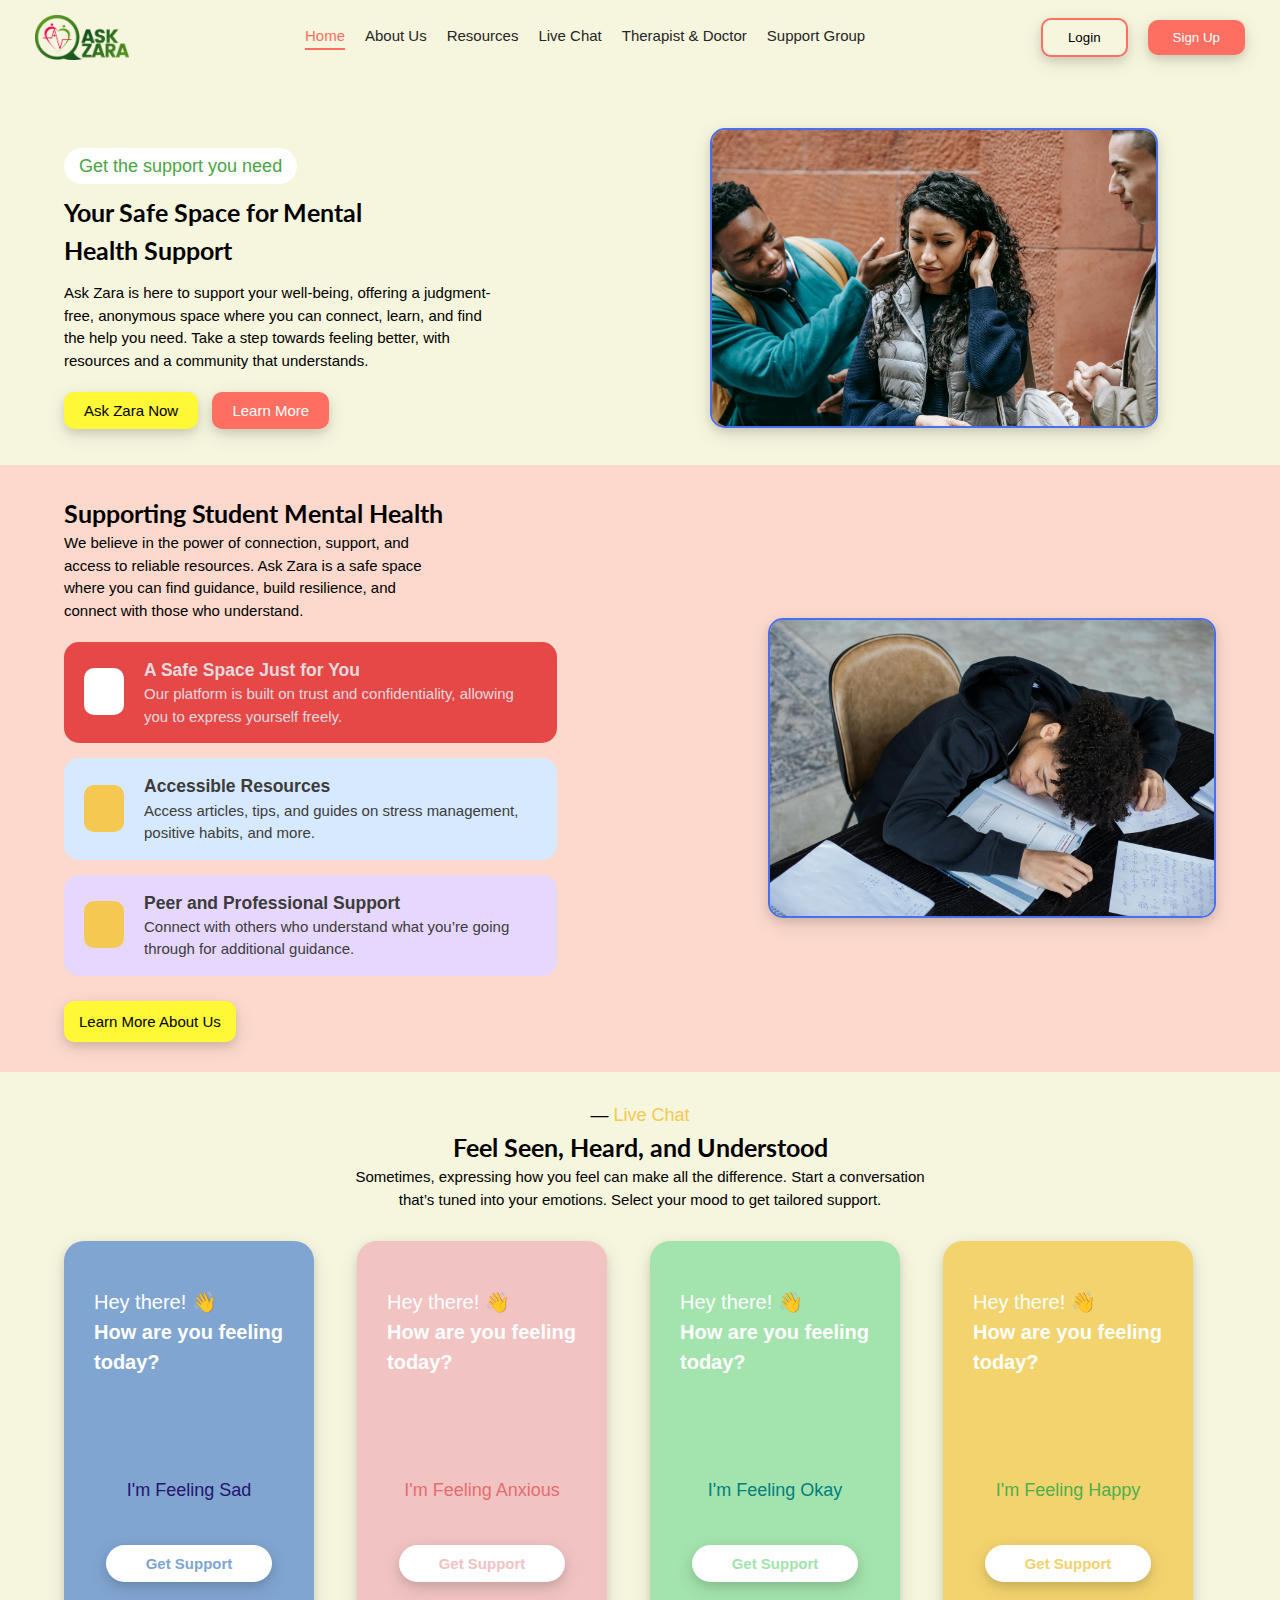
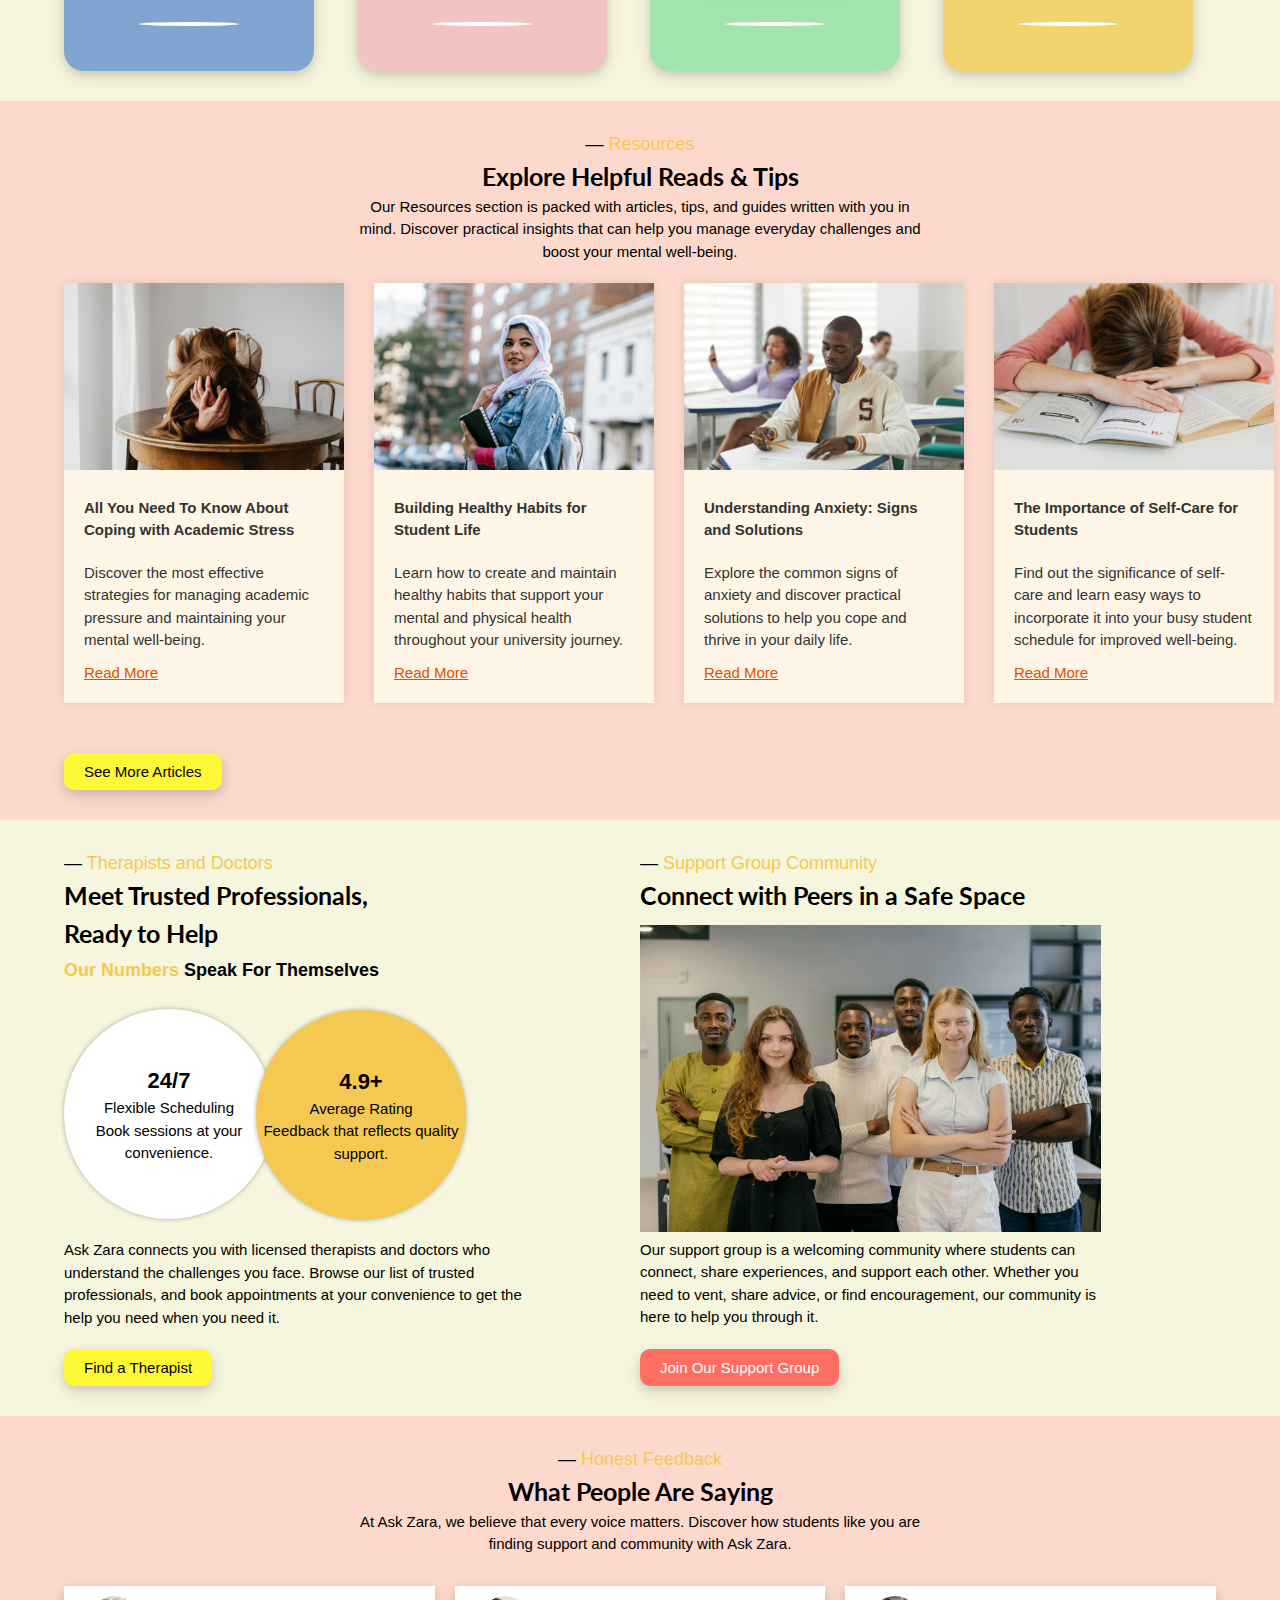
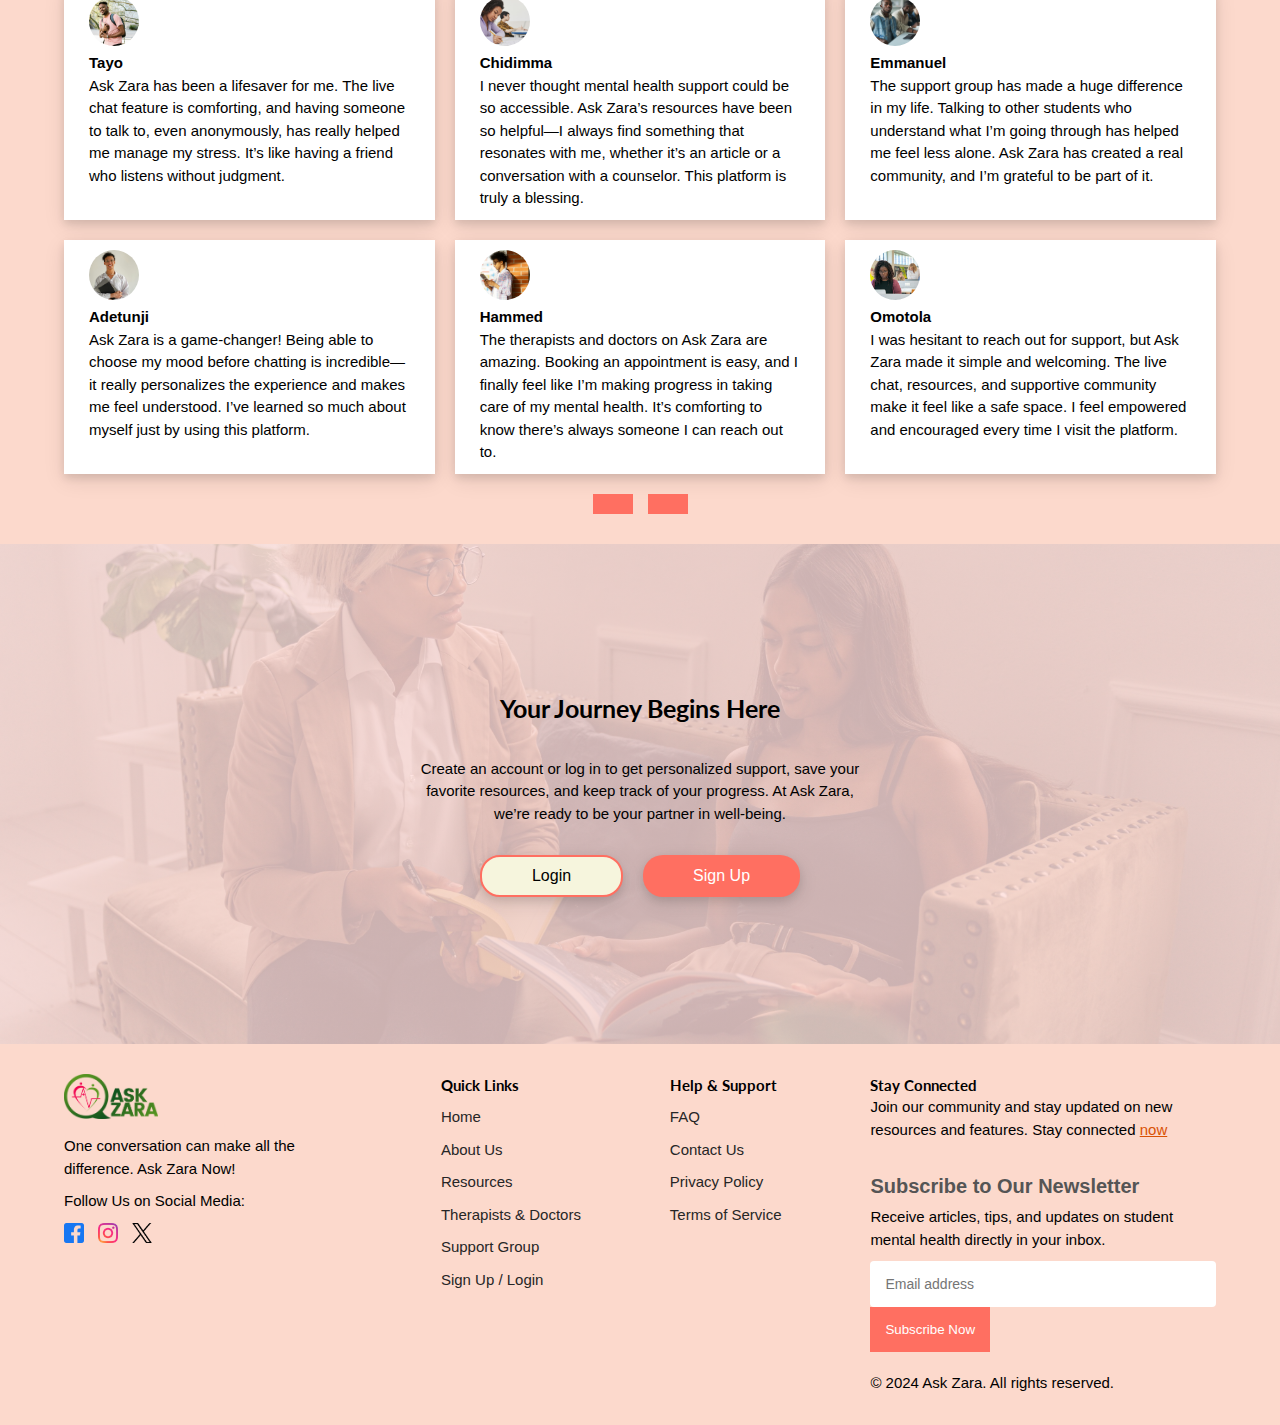
<file: index.html>
<!DOCTYPE html>
<html lang="en">
  <head>
    <meta charset="UTF-8" />
    <meta name="viewport" content="width=device-width, initial-scale=1.0" />
    <link rel="preconnect" href="https://fonts.googleapis.com" />
    <link rel="preconnect" href="https://fonts.gstatic.com" crossorigin />
    <link
      href="https://fonts.googleapis.com/css2?family=Lato:ital,wght@0,100;0,300;0,400;0,700;0,900;1,100;1,300;1,400;1,700;1,900&display=swap"
      rel="stylesheet"
    />
    <link
      rel="stylesheet"
      href="https://cdnjs.cloudflare.com/ajax/libs/font-awesome/6.6.0/css/all.min.css"
      integrity="sha512-Kc323vGBEqzTmouAECnVceyQqyqdsSiqLQISBL29aUW4U/M7pSPA/gEUZQqv1cwx4OnYxTxve5UMg5GT6L4JJg=="
      crossorigin="anonymous"
      referrerpolicy="no-referrer"
    />
    <link rel="stylesheet" href="askzaraa.css" />
    <title>Ask Zara | Find Support, Find Balance</title>
  </head>
  <body>
    <div class="menu-btn">
      <i class="fa-solid fa-bars fa-2x"></i>
    </div>
    <!-- Nav -->
    <nav class="main-nav">
      <img class="askzara-logo" href="#" src="./assets/askzaralogo.png" />
      <ul class="main-menu">
        <li class="home"><a href="#">Home</a></li>
        <li><a href="#">About Us</a></li>
        <li><a href="#">Resources</a></li>
        <li><a href="#">Live Chat</a></li>
        <li><a href="#">Therapist & Doctor</a></li>
        <li><a href="#">Support Group</a></li>
      </ul>
      <ul class="right-menu">
        <button class="login" href="#">Login</button>
        <button class="sign-up" href="#">Sign Up</button>
      </ul>
    </nav>
    <div class="container">
      <!-- Home Page -->
      <section class="home-page">
        <!-- Hero -->
        <div class="hero">
          <div class="hero-content">
            <span
              ><i class="fa-solid fa-heart-circle-check"></i> Get the support
              you need</span
            >
            <h2>Your Safe Space for Mental Health Support</h2>
            <p>
              Ask Zara is here to support your well-being, offering a
              judgment-free, anonymous space where you can connect, learn, and
              find the help you need. Take a step towards feeling better, with
              resources and a community that understands.
            </p>
            <button>
              Ask Zara Now <i class="fa-solid fa-angle-right"></i>
            </button>
            <button class="learn-more-btn">
              Learn More <i class="fa-solid fa-angle-right"></i>
            </button>
          </div>
          <div class="hero-image">
            <img class="hero-img1" src="./assets/image1.jpg" />
          </div>
        </div>
        <!-- Supporting Student -->
        <div class="supporting-student">
          <div class="supporting-student-content">
            <div>
              <div class="supporting-student-content-heading">
                <h3>Supporting Student Mental Health</h3>
                <p>
                  We believe in the power of connection, support, and access to
                  reliable resources. Ask Zara is a safe space where you can
                  find guidance, build resilience, and connect with those who
                  understand.
                </p>
              </div>
              <div class="supporting-student-content-card">
                <div class="supporting-student-content-card-design1">
                  <div><i class="fa-solid fa-shield-heart fa-2x"></i></div>
                  <div>
                    <h3>A Safe Space Just for You</h3>
                    <p>
                      Our platform is built on trust and confidentiality,
                      allowing you to express yourself freely.
                    </p>
                  </div>
                </div>
                <div class="supporting-student-content-card-design2">
                  <div><i class="fa-solid fa-circle-check fa-2x"></i></div>
                  <div>
                    <h3>Accessible Resources</h3>
                    <p>
                      Access articles, tips, and guides on stress management,
                      positive habits, and more.
                    </p>
                  </div>
                </div>
                <div class="supporting-student-content-card-design3">
                  <div><i class="fa-solid fa-user-group fa-2x"></i></div>
                  <div>
                    <h3>Peer and Professional Support</h3>
                    <p>
                      Connect with others who understand what you’re going
                      through for additional guidance.
                    </p>
                  </div>
                </div>
                <button>
                  Learn More About Us <i class="fa-solid fa-angle-right"></i>
                </button>
              </div>
            </div>
            <div class="supporting-student-image">
              <img src="./assets/image2.jpg" />
            </div>
          </div>
        </div>
        <!-- Home Page Live Chat -->
        <div class="home-page-live-chat">
          <div class="home-page-live-chat-container">
            <div class="home-page-live-chat-heading">
              <span><span class="dash">—</span> Live Chat</span>
              <h3>Feel Seen, Heard, and Understood</h3>
              <p>
                Sometimes, expressing how you feel can make all the difference.
                Start a conversation that’s tuned into your emotions. Select
                your mood to get tailored support.
              </p>
            </div>
            <div class="home-page-live-chat-mood">
              <div class="mood">
                <div class="sad mood-card">
                  <div>
                    <p class="hey-there">Hey there! 👋</p>
                    <h4>How are you feeling today?</h4>
                  </div>
                  <i class="fa-solid fa-face-frown"></i>
                  <span>I'm Feeling Sad</span>
                  <button>Get Support</button>
                  <hr />
                </div>
              </div>
              <div class="mood">
                <div class="anxious mood-card">
                  <div>
                    <p class="hey-there">Hey there! 👋</p>
                    <h4>How are you feeling today?</h4>
                  </div>
                  <i class="fa-solid fa-face-frown-open"></i>
                  <span>I'm Feeling Anxious</span>
                  <button>Get Support</button>
                  <hr />
                </div>
              </div>
              <div class="mood">
                <div class="okay mood-card">
                  <div>
                    <p class="hey-there">Hey there! 👋</p>
                    <h4>How are you feeling today?</h4>
                  </div>
                  <i class="fa-solid fa-face-smile-beam"></i>
                  <span>I'm Feeling Okay</span>
                  <button>Get Support</button>
                  <hr />
                </div>
              </div>
              <div class="mood">
                <div class="happy mood-card">
                  <div>
                    <p class="hey-there">Hey there! 👋</p>
                    <h4>How are you feeling today?</h4>
                  </div>
                  <i class="fa-solid fa-face-smile"></i>
                  <span>I'm Feeling Happy</span>
                  <button>Get Support</button>
                  <hr />
                </div>
              </div>
            </div>
          </div>
        </div>
        <!-- Home Page Resources -->
        <div class="home-page-resources">
          <div class="home-page-resources-content">
            <div class="home-page-resources-heading">
              <span><span class="dash">—</span> Resources</span>
              <h3>Explore Helpful Reads & Tips</h3>
              <p>
                Our Resources section is packed with articles, tips, and guides
                written with you in mind. Discover practical insights that can
                help you manage everyday challenges and boost your mental
                well-being.
              </p>
            </div>
            <div class="home-page-resources-featured-article-container">
              <div class="home-page-resources-featured-article">
                <img src="./assets/stress.jpg" />
                <div class="home-page-resources-featured-article-meta">
                  <h4>
                    All You Need To Know About Coping with Academic Stress
                  </h4>
                  <p>
                    Discover the most effective strategies for managing academic
                    pressure and maintaining your mental well-being.
                  </p>
                  <a href="#">Read More</a>
                </div>
              </div>
              <div class="home-page-resources-featured-article">
                <img src="./assets/habit.jpg" />
                <div class="home-page-resources-featured-article-meta">
                  <h4>Building Healthy Habits for Student Life</h4>
                  <p>
                    Learn how to create and maintain healthy habits that support
                    your mental and physical health throughout your university
                    journey.
                  </p>
                  <a href="#">Read More</a>
                </div>
              </div>
              <div class="home-page-resources-featured-article">
                <img src="./assets/anxiety.jpg" />
                <div class="home-page-resources-featured-article-meta">
                  <h4>Understanding Anxiety: Signs and Solutions</h4>
                  <p>
                    Explore the common signs of anxiety and discover practical
                    solutions to help you cope and thrive in your daily life.
                  </p>
                  <a href="#">Read More</a>
                </div>
              </div>
              <div class="home-page-resources-featured-article">
                <img src="./assets/selfcare.jpg" />
                <div class="home-page-resources-featured-article-meta">
                  <h4>The Importance of Self-Care for Students</h4>
                  <p>
                    Find out the significance of self-care and learn easy ways
                    to incorporate it into your busy student schedule for
                    improved well-being.
                  </p>
                  <a href="#">Read More</a>
                </div>
              </div>
            </div>
            <div class="home-page-resources-see-more-articles">
              <button>
                See More Articles <i class="fa-solid fa-angle-right"></i>
              </button>
            </div>
          </div>
        </div>
        <!-- Home Page Therapists and Doctors -->
        <div class="home-page-therapists-and-support-container">
          <div class="home-page-therapists-and-support">
            <div class="home-page-therapists-container">
              <div class="home-page-therapists-heading">
                <span><span class="dash">—</span> Therapists and Doctors</span>
                <h3>Meet Trusted Professionals, Ready to Help</h3>
              </div>

              <div class="home-page-therapists-stats">
                <h4><span>Our Numbers</span> Speak For Themselves</h4>
                <div class="circle circle1">
                  <h5>24/7</h5>
                  <p>Flexible Scheduling</p>
                  <p>Book sessions at your convenience.</p>
                </div>
                <div class="circle circle2">
                  <h5>4.9+</h5>
                  <p>Average Rating</p>
                  <p>Feedback that reflects quality support.</p>
                </div>
              </div>
              <div class="home-page-therapists-content">
                <p>
                  Ask Zara connects you with licensed therapists and doctors who
                  understand the challenges you face. Browse our list of trusted
                  professionals, and book appointments at your convenience to
                  get the help you need when you need it.
                </p>
                <button>
                  Find a Therapist <i class="fa-solid fa-angle-right"></i>
                </button>
              </div>
            </div>
            <div class="home-page-support-group-container">
              <div class="home-page-support-group-heading">
                <span><span class="dash">—</span> Support Group Community</span>
                <h3>Connect with Peers in a Safe Space</h3>
              </div>
              <div class="home-page-support-group-content">
                <img src="./assets/support-group.jpg" />
                <p>
                  Our support group is a welcoming community where students can
                  connect, share experiences, and support each other. Whether
                  you need to vent, share advice, or find encouragement, our
                  community is here to help you through it.
                </p>
                <button>
                  Join Our Support Group <i class="fa-solid fa-angle-right"></i>
                </button>
              </div>
            </div>
          </div>
        </div>
        <!-- What People Are Saying -->
        <div class="what-people-are-saying">
          <div class="what-people-are-saying-content">
            <div class="what-people-are-saying-heading">
              <span><span class="dash">—</span> Honest Feedback</span>
              <h3>What People Are Saying</h3>
              <p>
                At Ask Zara, we believe that every voice matters. Discover how
                students like you are finding support and community with Ask
                Zara.
              </p>
            </div>
            <div class="what-people-are-saying-card">
              <div class="what-people-are-saying-review">
                <img src="./assets/review1.jpg" />
                <h4>Tayo</h4>
                <div class="what-people-are-saying-star">
                  <i class="fa-solid fa-star"></i>
                  <i class="fa-solid fa-star"></i>
                  <i class="fa-solid fa-star"></i>
                  <i class="fa-solid fa-star"></i>
                  <i class="fa-solid fa-star"></i>
                </div>
                <p>
                  Ask Zara has been a lifesaver for me. The live chat feature is
                  comforting, and having someone to talk to, even anonymously,
                  has really helped me manage my stress. It’s like having a
                  friend who listens without judgment.
                </p>
              </div>
              <div class="what-people-are-saying-review">
                <img src="./assets/review3.jpg" />
                <h4>Chidimma</h4>
                <div class="what-people-are-saying-star">
                  <i class="fa-solid fa-star"></i>
                  <i class="fa-solid fa-star"></i>
                  <i class="fa-solid fa-star"></i>
                  <i class="fa-solid fa-star"></i>
                  <i class="fa-solid fa-star f-white"></i>
                </div>
                <p>
                  I never thought mental health support could be so accessible.
                  Ask Zara’s resources have been so helpful—I always find
                  something that resonates with me, whether it’s an article or a
                  conversation with a counselor. This platform is truly a
                  blessing.
                </p>
              </div>
              <div class="what-people-are-saying-review">
                <img src="./assets/review2.jpg" />
                <h4>Emmanuel</h4>
                <div class="what-people-are-saying-star">
                  <i class="fa-solid fa-star"></i>
                  <i class="fa-solid fa-star"></i>
                  <i class="fa-solid fa-star"></i>
                  <i class="fa-solid fa-star"></i>
                  <i class="fa-solid fa-star"></i>
                </div>
                <p>
                  The support group has made a huge difference in my life.
                  Talking to other students who understand what I’m going
                  through has helped me feel less alone. Ask Zara has created a
                  real community, and I’m grateful to be part of it.
                </p>
              </div>
              <div class="what-people-are-saying-review">
                <img src="./assets/review4.jpg" />
                <h4>Adetunji</h4>
                <div class="what-people-are-saying-star">
                  <i class="fa-solid fa-star"></i>
                  <i class="fa-solid fa-star"></i>
                  <i class="fa-solid fa-star"></i>
                  <i class="fa-solid fa-star"></i>
                  <i class="fa-solid fa-star f-white"></i>
                </div>
                <p>
                  Ask Zara is a game-changer! Being able to choose my mood
                  before chatting is incredible—it really personalizes the
                  experience and makes me feel understood. I’ve learned so much
                  about myself just by using this platform.
                </p>
              </div>
              <div class="what-people-are-saying-review">
                <img src="./assets/review6.jpg" />
                <h4>Hammed</h4>
                <div class="what-people-are-saying-star">
                  <i class="fa-solid fa-star"></i>
                  <i class="fa-solid fa-star"></i>
                  <i class="fa-solid fa-star"></i>
                  <i class="fa-solid fa-star"></i>
                  <i class="fa-solid fa-star"></i>
                </div>
                <p>
                  The therapists and doctors on Ask Zara are amazing. Booking an
                  appointment is easy, and I finally feel like I’m making
                  progress in taking care of my mental health. It’s comforting
                  to know there’s always someone I can reach out to.
                </p>
              </div>
              <div class="what-people-are-saying-review">
                <img src="./assets/review5.jpg" />
                <h4>Omotola</h4>
                <div class="what-people-are-saying-star">
                  <i class="fa-solid fa-star"></i>
                  <i class="fa-solid fa-star"></i>
                  <i class="fa-solid fa-star"></i>
                  <i class="fa-solid fa-star"></i>
                  <i class="fa-solid fa-star"></i>
                </div>
                <p>
                  I was hesitant to reach out for support, but Ask Zara made it
                  simple and welcoming. The live chat, resources, and supportive
                  community make it feel like a safe space. I feel empowered and
                  encouraged every time I visit the platform.
                </p>
              </div>
            </div>
            <div class="what-people-are-saying-review-arrow">
              <i class="fa-solid fa-arrow-left"></i>
              <i class="fa-solid fa-arrow-right"></i>
            </div>
          </div>
        </div>
        <!-- Homepage Sign Up / Login -->
        <div class="home-page-signup-login">
          <div class="home-page-signup-login-content">
            <h3>Your Journey Begins Here</h3>
            <p>
              Create an account or log in to get personalized support, save your
              favorite resources, and keep track of your progress. At Ask Zara,
              we’re ready to be your partner in well-being.
            </p>
            <div class="home-page-signup-login-button">
              <button class="home-page-login-button">Login</button>
              <button class="home-page-sign-up-button">Sign Up</button>
            </div>
          </div>
        </div>
        <!-- Footer -->
        <footer class="footer">
          <div class="footer-inner">
            <div class="footer-quote">
              <img
                class="askzara-logo"
                href="#"
                src="./assets/askzaralogo.png"
              />
              <p>One conversation can make all the difference. Ask Zara Now!</p>
              <div class="follow-us">
                <p>Follow Us on Social Media:</p>
                <a href="https://facebook.com">
                  <img src="./assets/facebooklogo.png" alt="Facebook" />
                </a>
                <a href="https://linkedin.com">
                  <img src="./assets/instalogo.png" alt="Linkedin" />
                </a>
                <a href="https://twitter.com">
                  <img src="./assets/xtwitter.png" alt="X" />
                </a>
              </div>
            </div>
            <ul>
              <li><h4>Quick Links</h4></li>
              <li><a href="#">Home</a></li>
              <li><a href="#">About Us</a></li>
              <li><a href="#">Resources</a></li>
              <li><a href="#">Therapists & Doctors</a></li>
              <li><a href="#">Support Group</a></li>
              <li><a href="#">Sign Up / Login</a></li>
            </ul>
            <ul>
              <li><h4>Help & Support</h4></li>
              <li><a href="#">FAQ</a></li>
              <li><a href="#">Contact Us</a></li>
              <li><a href="#">Privacy Policy</a></li>
              <li><a href="#">Terms of Service</a></li>
            </ul>
            <div class="footer-stay-connected">
              <div class="stay-connected">
                <h4>Stay Connected</h4>
                <p>
                  Join our community and stay updated on new resources and
                  features. Stay connected <a href="#">now</a>
                </p>
              </div>
              <div class="newsletter">
                <label>Subscribe to Our Newsletter</label>
                <p>
                  Receive articles, tips, and updates on student mental health
                  directly in your inbox.
                </p>
                <div>
                  <input type="text" placeholder="Email address" />
                  <button>Subscribe Now</button>
                </div>
              </div>
              <p class="copyright">© 2024 Ask Zara. All rights reserved.</p>
            </div>
          </div>
        </footer>
      </section>
    </div>
    <script src="askzara.js"></script>
  </body>
</html>
</file>
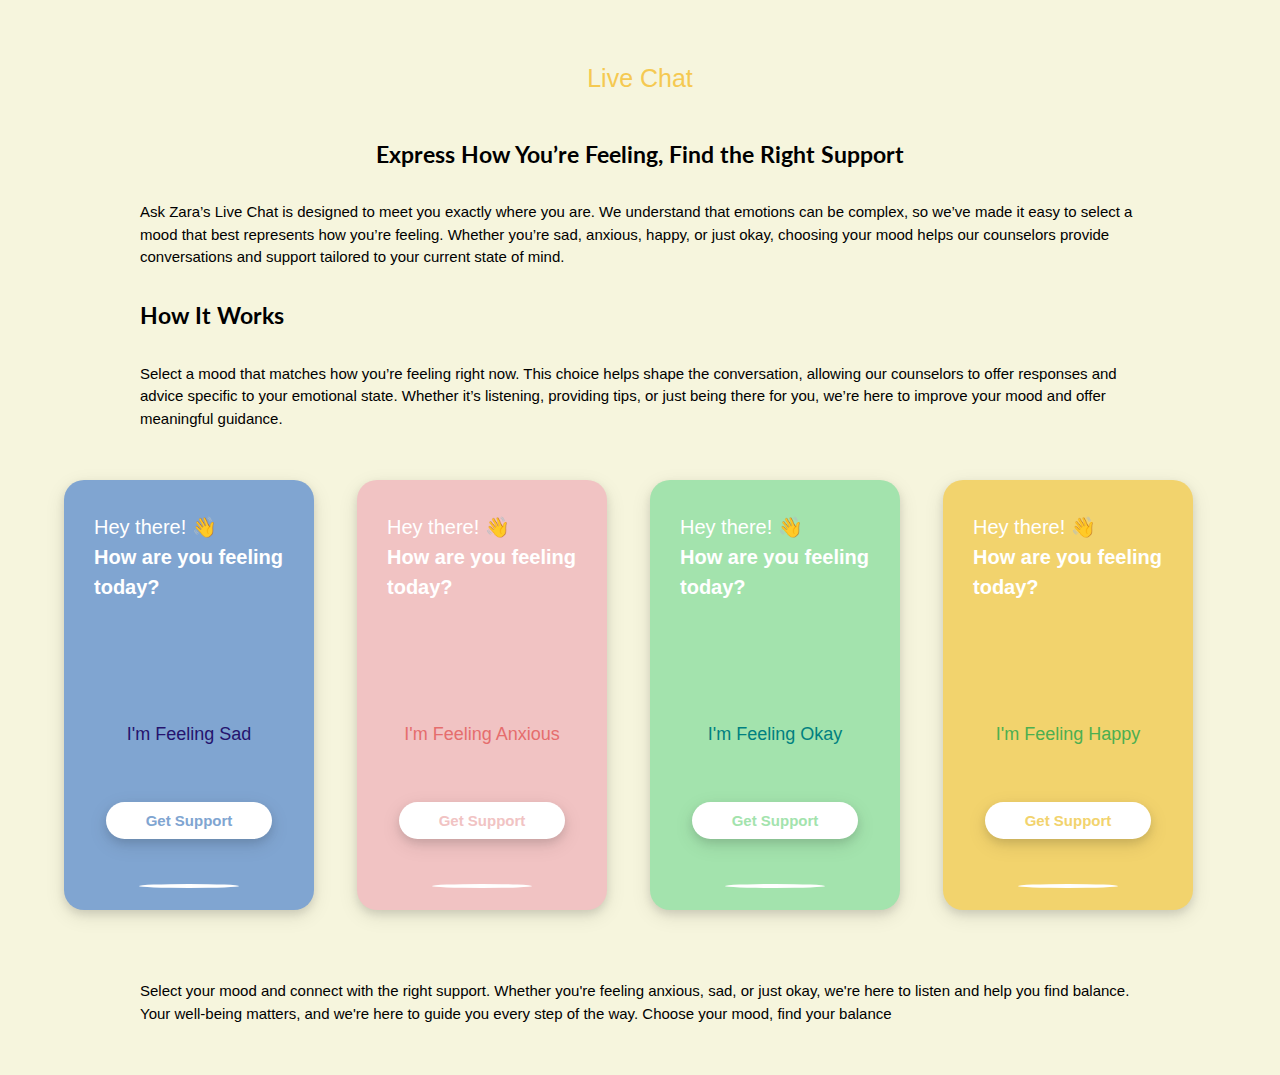
<file: livechat.html>
<!DOCTYPE html>
<html lang="en">
  <head>
    <meta charset="UTF-8" />
    <meta name="viewport" content="width=device-width, initial-scale=1.0" />
    <link rel="preconnect" href="https://fonts.googleapis.com" />
    <link rel="preconnect" href="https://fonts.gstatic.com" crossorigin />
    <link
      href="https://fonts.googleapis.com/css2?family=Lato:ital,wght@0,100;0,300;0,400;0,700;0,900;1,100;1,300;1,400;1,700;1,900&display=swap"
      rel="stylesheet"
    />
    <link
      rel="stylesheet"
      href="https://cdnjs.cloudflare.com/ajax/libs/font-awesome/6.6.0/css/all.min.css"
      integrity="sha512-Kc323vGBEqzTmouAECnVceyQqyqdsSiqLQISBL29aUW4U/M7pSPA/gEUZQqv1cwx4OnYxTxve5UMg5GT6L4JJg=="
      crossorigin="anonymous"
      referrerpolicy="no-referrer"
    />
    <link rel="stylesheet" href="askzaraa.css" />
    <title>Live Chat</title>
  </head>
  <body>
    <!-- Live Chat -->
    <section class="live-chat-container">
      <div class="live-chat-heading">
        <span>Live Chat</span>
        <h2>Express How You’re Feeling, Find the Right Support</h2>
        <p>
          Ask Zara’s Live Chat is designed to meet you exactly where you are. We
          understand that emotions can be complex, so we’ve made it easy to
          select a mood that best represents how you’re feeling. Whether you’re
          sad, anxious, happy, or just okay, choosing your mood helps our
          counselors provide conversations and support tailored to your current
          state of mind.
        </p>
      </div>
      <div class="how-it-works">
        <h2>How It Works</h2>
        <p>
          Select a mood that matches how you’re feeling right now. This choice
          helps shape the conversation, allowing our counselors to offer
          responses and advice specific to your emotional state. Whether it’s
          listening, providing tips, or just being there for you, we’re here to
          improve your mood and offer meaningful guidance.
        </p>
      </div>
      <div class="home-page-live-chat-mood live-chat-page-mood">
        <div class="mood">
          <div class="sad mood-card live-chat-page-mood-card">
            <div>
              <p class="hey-there live-chat-page-hey-there">Hey there! 👋</p>
              <h4>How are you feeling today?</h4>
            </div>
            <i class="fa-solid fa-face-frown"></i>
            <span>I'm Feeling Sad</span>
            <button>Get Support</button>
            <hr />
          </div>
        </div>
        <div class="mood">
          <div class="anxious mood-card live-chat-page-mood-card">
            <div>
              <p class="hey-there live-chat-page-hey-there">Hey there! 👋</p>
              <h4>How are you feeling today?</h4>
            </div>
            <i class="fa-solid fa-face-frown-open"></i>
            <span>I'm Feeling Anxious</span>
            <button>Get Support</button>
            <hr />
          </div>
        </div>
        <div class="mood">
          <div class="okay mood-card live-chat-page-mood-card">
            <div>
              <p class="hey-there live-chat-page-hey-there">Hey there! 👋</p>
              <h4>How are you feeling today?</h4>
            </div>
            <i class="fa-solid fa-face-smile-beam"></i>
            <span>I'm Feeling Okay</span>
            <button>Get Support</button>
            <hr />
          </div>
        </div>

        <div class="mood">
          <div class="happy mood-card live-chat-page-mood-card">
            <div>
              <p class="hey-there live-chat-page-hey-there">Hey there! 👋</p>
              <h4>How are you feeling today?</h4>
            </div>
            <i class="fa-solid fa-face-smile"></i>
            <span>I'm Feeling Happy</span>
            <button>Get Support</button>
            <hr />
          </div>
        </div>
      </div>
      <div class="live-chat-cta">
        <p>
          Select your mood and connect with the right support. Whether you're
          feeling anxious, sad, or just okay, we're here to listen and help you
          find balance. Your well-being matters, and we're here to guide you
          every step of the way. Choose your mood, find your balance
        </p>
      </div>
    </section>
  </body>
</html>
</file>
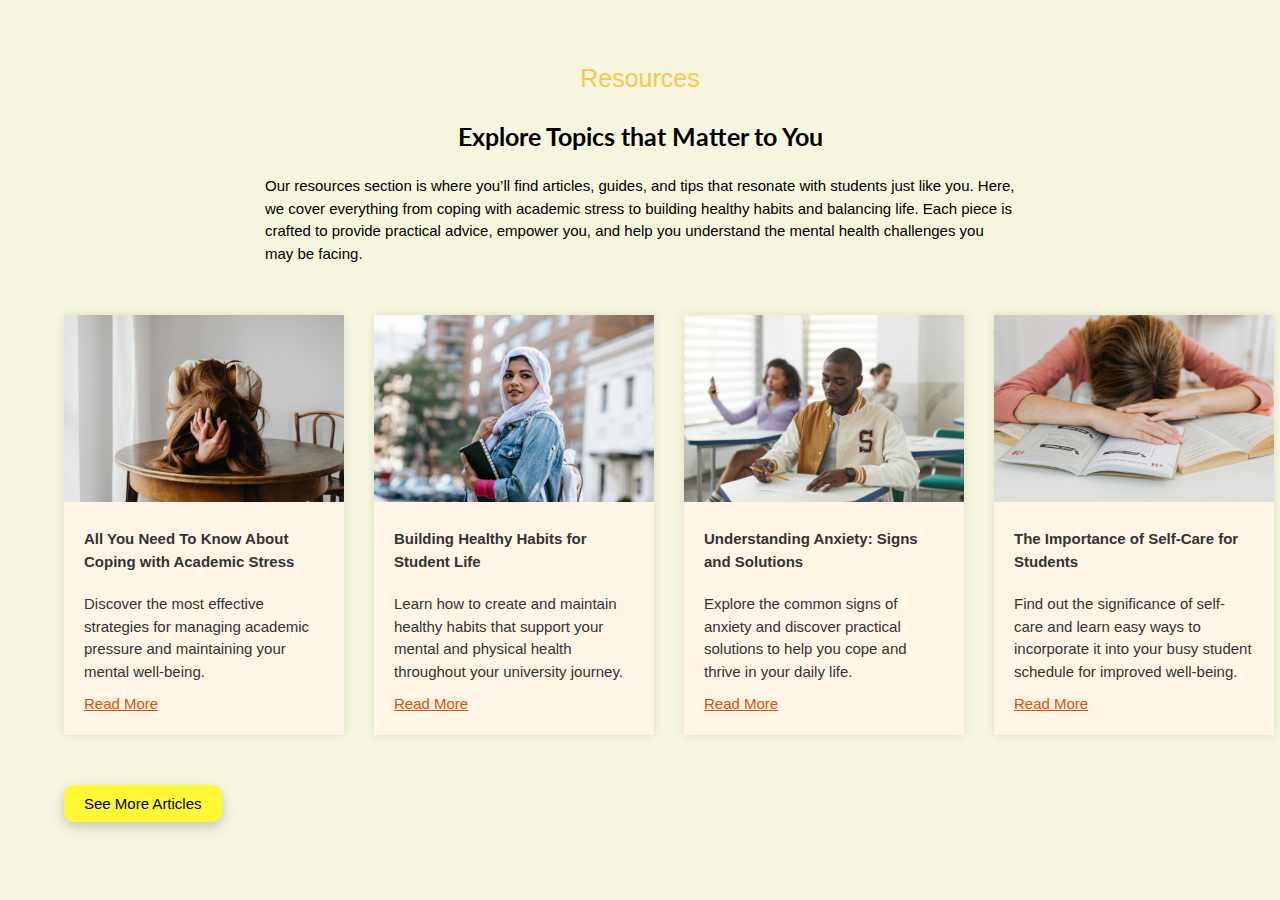
<file: resources.html>
<!DOCTYPE html>
<html lang="en">
  <head>
    <meta charset="UTF-8" />
    <meta name="viewport" content="width=device-width, initial-scale=1.0" />
    <link rel="preconnect" href="https://fonts.googleapis.com" />
    <link rel="preconnect" href="https://fonts.gstatic.com" crossorigin />
    <link
      href="https://fonts.googleapis.com/css2?family=Lato:ital,wght@0,100;0,300;0,400;0,700;0,900;1,100;1,300;1,400;1,700;1,900&display=swap"
      rel="stylesheet"
    />
    <link
      rel="stylesheet"
      href="https://cdnjs.cloudflare.com/ajax/libs/font-awesome/6.6.0/css/all.min.css"
      integrity="sha512-Kc323vGBEqzTmouAECnVceyQqyqdsSiqLQISBL29aUW4U/M7pSPA/gEUZQqv1cwx4OnYxTxve5UMg5GT6L4JJg=="
      crossorigin="anonymous"
      referrerpolicy="no-referrer"
    />
    <link rel="stylesheet" href="askzaraa.css" />
    <title>Resources</title>
  </head>
  <body>
    <!-- Resources -->
    <section class="resources-container">
      <div class="resources-heading">
        <span>Resources</span>
        <h2>Explore Topics that Matter to You</h2>
        <p>
          Our resources section is where you’ll find articles, guides, and tips
          that resonate with students just like you. Here, we cover everything
          from coping with academic stress to building healthy habits and
          balancing life. Each piece is crafted to provide practical advice,
          empower you, and help you understand the mental health challenges you
          may be facing.
        </p>
      </div>
      <div
        class="home-page-resources-featured-article-container resources-featured-article-container"
      >
        <div class="home-page-resources-featured-article">
          <img src="./assets/stress.jpg" />
          <div class="home-page-resources-featured-article-meta">
            <h4>All You Need To Know About Coping with Academic Stress</h4>
            <p>
              Discover the most effective strategies for managing academic
              pressure and maintaining your mental well-being.
            </p>
            <a href="#">Read More</a>
          </div>
        </div>
        <div class="home-page-resources-featured-article">
          <img src="./assets/habit.jpg" />
          <div class="home-page-resources-featured-article-meta">
            <h4>Building Healthy Habits for Student Life</h4>
            <p>
              Learn how to create and maintain healthy habits that support your
              mental and physical health throughout your university journey.
            </p>
            <a href="#">Read More</a>
          </div>
        </div>
        <div class="home-page-resources-featured-article">
          <img src="./assets/anxiety.jpg" />
          <div class="home-page-resources-featured-article-meta">
            <h4>Understanding Anxiety: Signs and Solutions</h4>
            <p>
              Explore the common signs of anxiety and discover practical
              solutions to help you cope and thrive in your daily life.
            </p>
            <a href="#">Read More</a>
          </div>
        </div>
        <div class="home-page-resources-featured-article">
          <img src="./assets/selfcare.jpg" />
          <div class="home-page-resources-featured-article-meta">
            <h4>The Importance of Self-Care for Students</h4>
            <p>
              Find out the significance of self-care and learn easy ways to
              incorporate it into your busy student schedule for improved
              well-being.
            </p>
            <a href="#">Read More</a>
          </div>
        </div>
      </div>
      <div class="home-page-resources-see-more-articles">
        <button>
          See More Articles <i class="fa-solid fa-angle-right"></i>
        </button>
      </div>
    </section>
  </body>
</html>
</file>
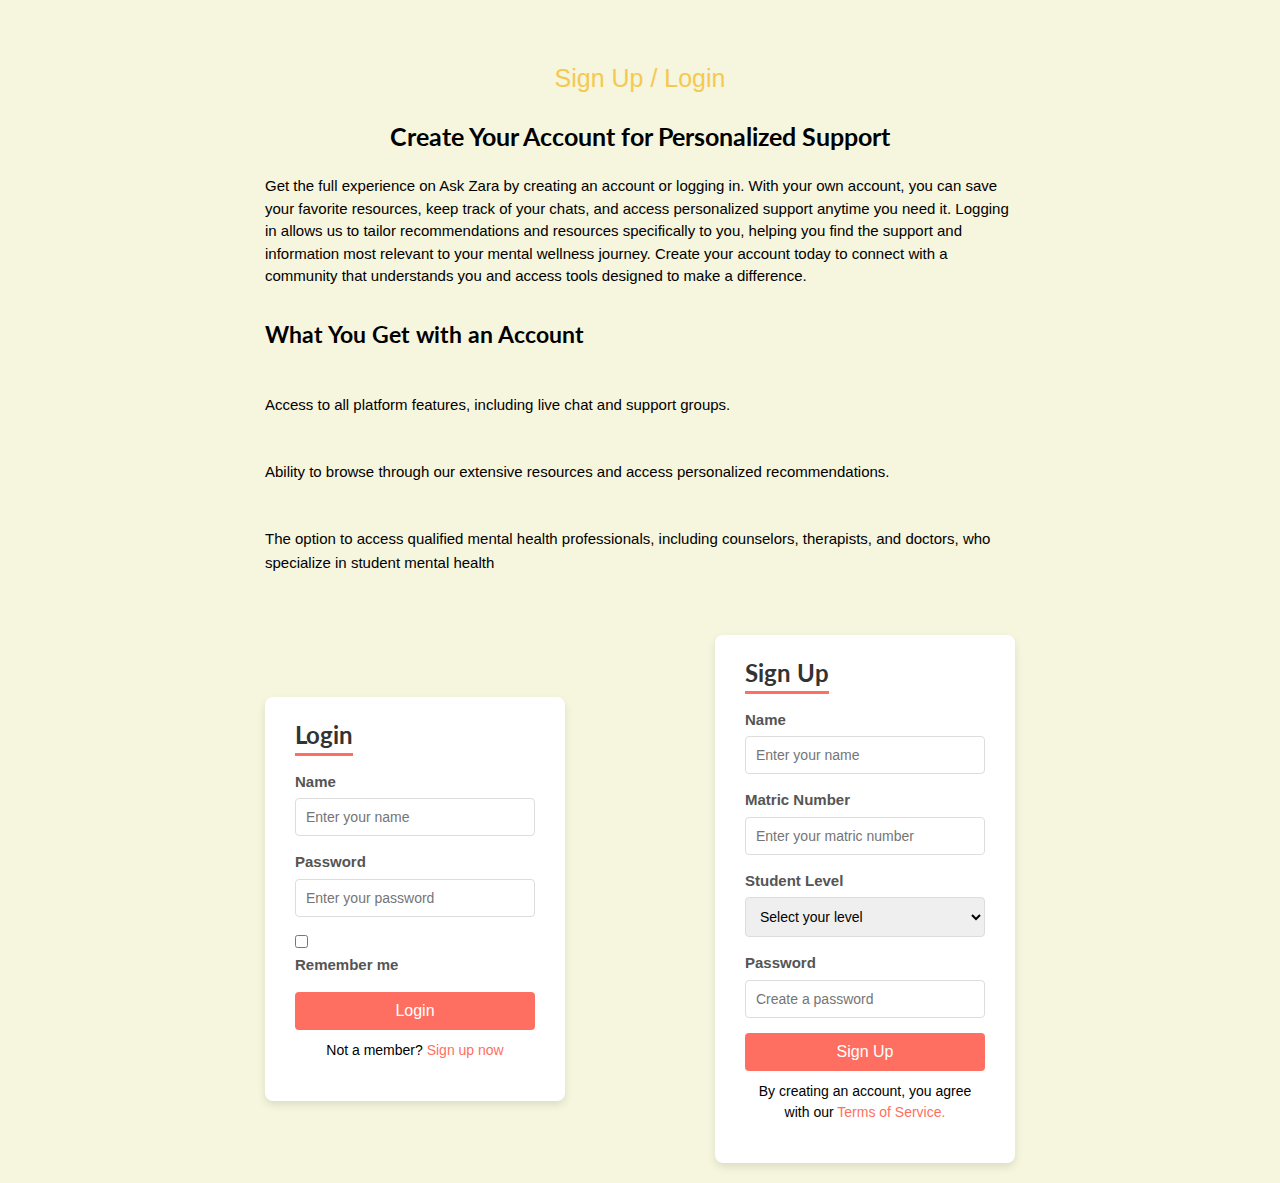
<file: signuplogin.html>
<!DOCTYPE html>
<html lang="en">
  <head>
    <meta charset="UTF-8" />
    <meta name="viewport" content="width=device-width, initial-scale=1.0" />
    <link rel="preconnect" href="https://fonts.googleapis.com" />
    <link rel="preconnect" href="https://fonts.gstatic.com" crossorigin />
    <link
      href="https://fonts.googleapis.com/css2?family=Lato:ital,wght@0,100;0,300;0,400;0,700;0,900;1,100;1,300;1,400;1,700;1,900&display=swap"
      rel="stylesheet"
    />
    <link
      rel="stylesheet"
      href="https://cdnjs.cloudflare.com/ajax/libs/font-awesome/6.6.0/css/all.min.css"
      integrity="sha512-Kc323vGBEqzTmouAECnVceyQqyqdsSiqLQISBL29aUW4U/M7pSPA/gEUZQqv1cwx4OnYxTxve5UMg5GT6L4JJg=="
      crossorigin="anonymous"
      referrerpolicy="no-referrer"
    />
    <link rel="stylesheet" href="askzaraa.css" />
    <title>Sign Up / Login</title>
  </head>
  <body>
    <section class="sign-up-login-container">
      <div class="sign-up-login-heading">
        <span>Sign Up / Login</span>
        <h2>Create Your Account for Personalized Support</h2>
        <p>
          Get the full experience on Ask Zara by creating an account or logging
          in. With your own account, you can save your favorite resources, keep
          track of your chats, and access personalized support anytime you need
          it. Logging in allows us to tailor recommendations and resources
          specifically to you, helping you find the support and information most
          relevant to your mental wellness journey. Create your account today to
          connect with a community that understands you and access tools
          designed to make a difference.
        </p>
      </div>
      <div class="what-you-get">
        <h2>What You Get with an Account</h2>

        <p>
          <i class="fa-solid fa-hand-point-right"></i>
          Access to all platform features, including live chat and support
          groups.
        </p>

        <p>
          <i class="fa-solid fa-hand-point-right"></i>
          Ability to browse through our extensive resources and access
          personalized recommendations.
        </p>

        <p>
          <i class="fa-solid fa-hand-point-right"></i>
          The option to access qualified mental health professionals, including
          counselors, therapists, and doctors, who specialize in student mental
          health
        </p>
      </div>
      <div class="sign-up-login-form-container">
        <!-- Login Form -->
        <div class="form-container">
          <h2>Login</h2>
          <form action="#" method="POST">
            <div class="form-group">
              <label for="name">Name</label>
              <input
                type="text"
                id="name"
                name="name"
                placeholder="Enter your name"
                required
              />
            </div>
            <div class="form-group">
              <label for="password">Password</label>
              <input
                type="password"
                id="password"
                name="password"
                placeholder="Enter your password"
                required
              />
            </div>
            <div class="form-group">
              <input type="checkbox" id="remember" name="remember" />
              <label for="remember">Remember me</label>
            </div>
            <button type="submit" class="btn">Login</button>
            <p>Not a member? <a href="#">Sign up now</a></p>
          </form>
        </div>

        <!-- Signup Form -->
        <div class="form-container" id="signup">
          <h2>Sign Up</h2>
          <form action="#" method="POST">
            <div class="form-group">
              <label for="name">Name</label>
              <input
                type="text"
                id="signup-name"
                name="name"
                placeholder="Enter your name"
                required
              />
            </div>
            <div class="form-group">
              <label for="matric">Matric Number</label>
              <input
                type="text"
                id="matric"
                name="matric"
                placeholder="Enter your matric number"
                required
              />
            </div>
            <div class="form-group">
              <label for="level">Student Level</label>
              <select id="level" name="level" required>
                <option value="">Select your level</option>
                <option value="100">100 Level</option>
                <option value="200">200 Level</option>
                <option value="300">300 Level</option>
                <option value="400">400 Level</option>
              </select>
            </div>
            <div class="form-group">
              <label for="password">Password</label>
              <input
                type="password"
                id="signup-password"
                name="password"
                placeholder="Create a password"
                required
              />
            </div>
            <button type="submit" class="btn">Sign Up</button>
            <p>
              By creating an account, you agree with our
              <a href="#">Terms of Service.</a>
            </p>
          </form>
        </div>
      </div>
    </section>
  </body>
</html>
</file>
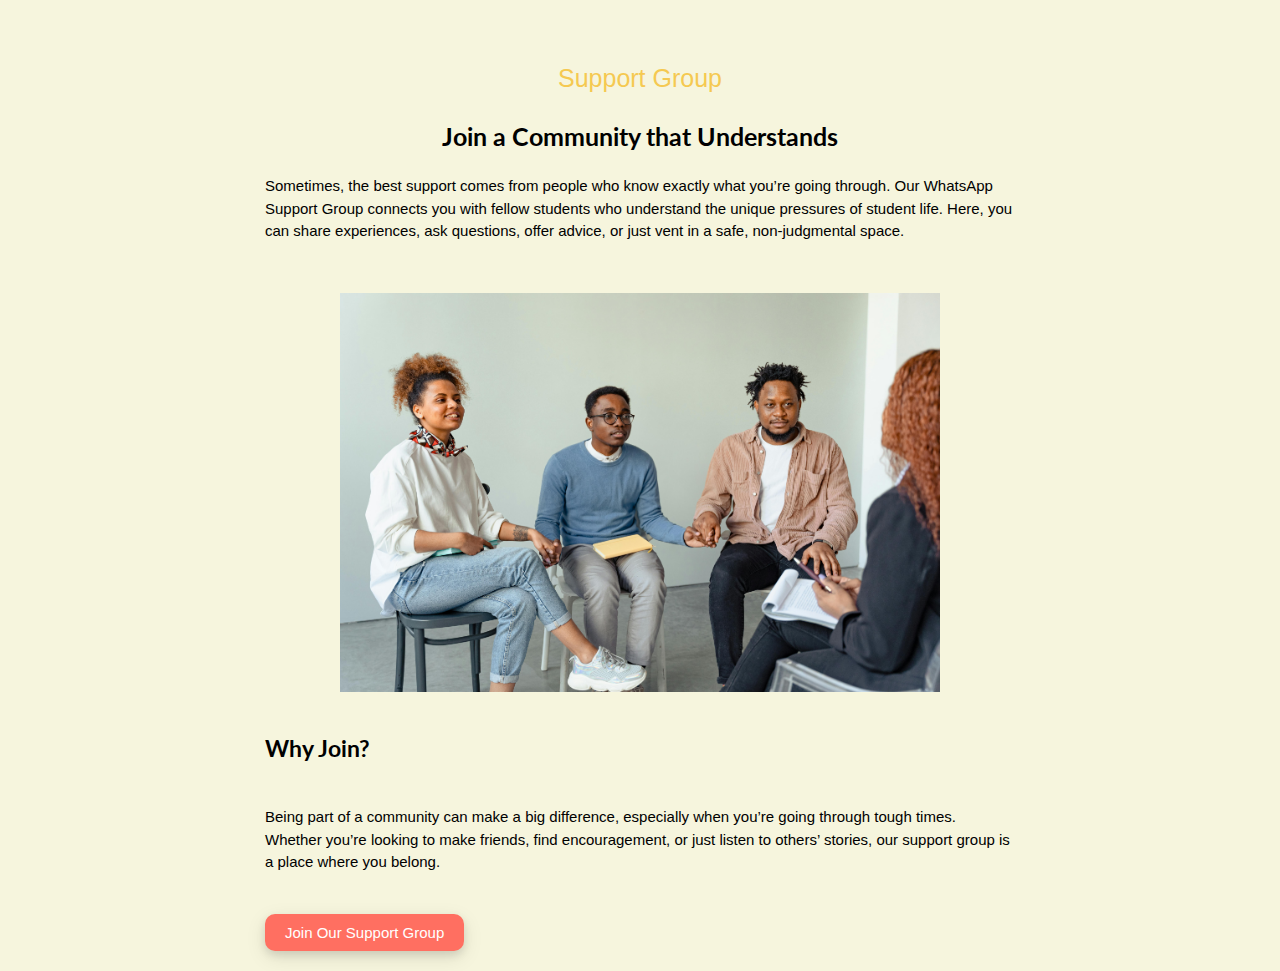
<file: supportgroup.html>
<!DOCTYPE html>
<html lang="en">
  <head>
    <meta charset="UTF-8" />
    <meta name="viewport" content="width=device-width, initial-scale=1.0" />
    <link rel="preconnect" href="https://fonts.googleapis.com" />
    <link rel="preconnect" href="https://fonts.gstatic.com" crossorigin />
    <link
      href="https://fonts.googleapis.com/css2?family=Lato:ital,wght@0,100;0,300;0,400;0,700;0,900;1,100;1,300;1,400;1,700;1,900&display=swap"
      rel="stylesheet"
    />
    <link
      rel="stylesheet"
      href="https://cdnjs.cloudflare.com/ajax/libs/font-awesome/6.6.0/css/all.min.css"
      integrity="sha512-Kc323vGBEqzTmouAECnVceyQqyqdsSiqLQISBL29aUW4U/M7pSPA/gEUZQqv1cwx4OnYxTxve5UMg5GT6L4JJg=="
      crossorigin="anonymous"
      referrerpolicy="no-referrer"
    />
    <link rel="stylesheet" href="askzaraa.css" />
    <title>Support Group</title>
  </head>
  <body>
    <section class="support-group-container">
      <div class="support-group-heading">
        <span>Support Group</span>
        <h2>Join a Community that Understands</h2>
        <p>
          Sometimes, the best support comes from people who know exactly what
          you’re going through. Our WhatsApp Support Group connects you with
          fellow students who understand the unique pressures of student life.
          Here, you can share experiences, ask questions, offer advice, or just
          vent in a safe, non-judgmental space.
        </p>
        <img src="./assets/supportgroup.jpg" />
      </div>
      <div class="why-join">
        <h2>Why Join?</h2>
        <p>
          Being part of a community can make a big difference, especially when
          you’re going through tough times. Whether you’re looking to make
          friends, find encouragement, or just listen to others’ stories, our
          support group is a place where you belong.
        </p>
      </div>
      <div class="support-group-button">
        <button>
          Join Our Support Group <i class="fa-solid fa-angle-right"></i>
        </button>
      </div>
    </section>
  </body>
</html>
</file>
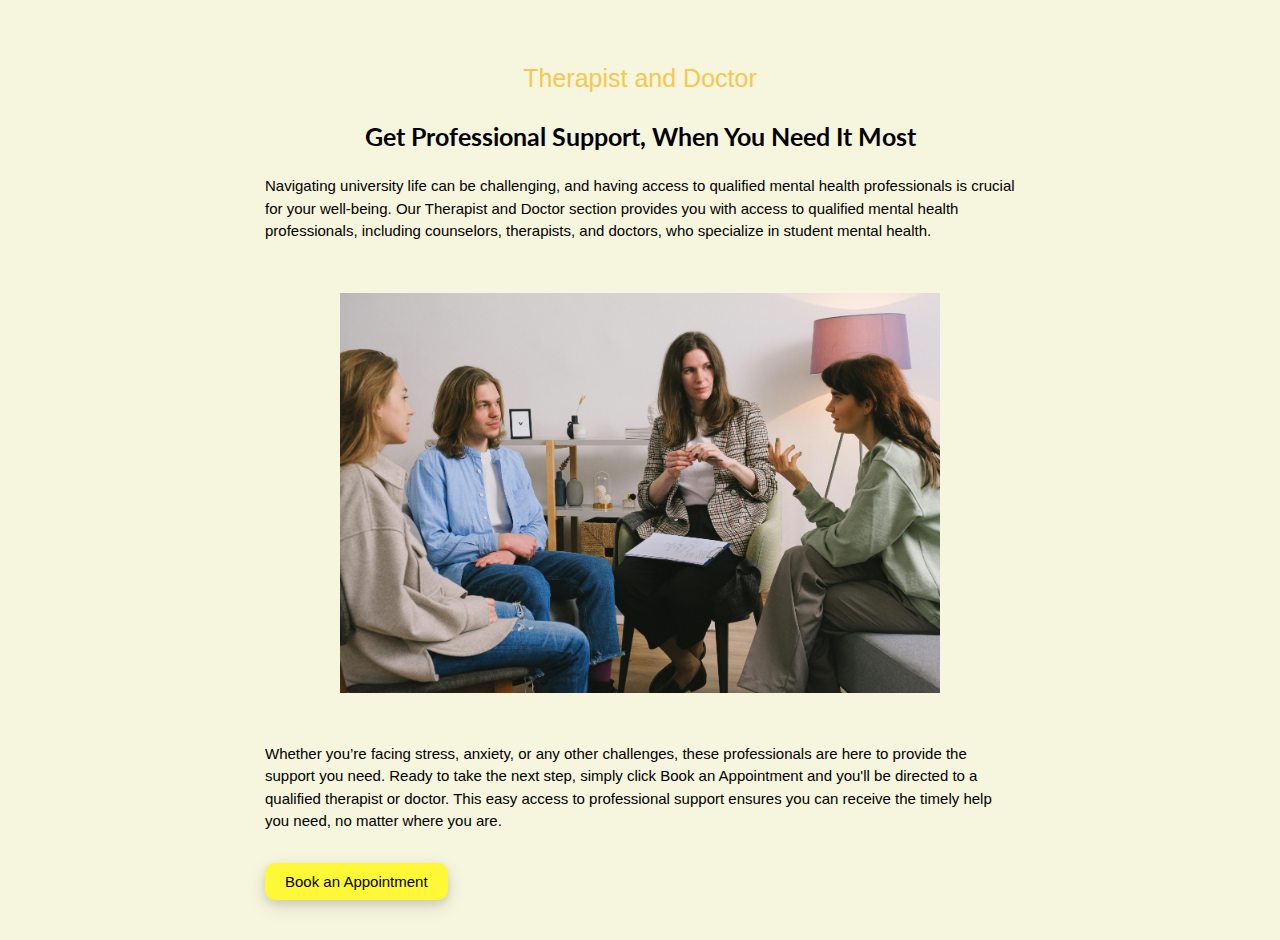
<file: therapistanddoctor.html>
<!DOCTYPE html>
<html lang="en">
  <head>
    <meta charset="UTF-8" />
    <meta name="viewport" content="width=device-width, initial-scale=1.0" />
    <link rel="preconnect" href="https://fonts.googleapis.com" />
    <link rel="preconnect" href="https://fonts.gstatic.com" crossorigin />
    <link
      href="https://fonts.googleapis.com/css2?family=Lato:ital,wght@0,100;0,300;0,400;0,700;0,900;1,100;1,300;1,400;1,700;1,900&display=swap"
      rel="stylesheet"
    />
    <link
      rel="stylesheet"
      href="https://cdnjs.cloudflare.com/ajax/libs/font-awesome/6.6.0/css/all.min.css"
      integrity="sha512-Kc323vGBEqzTmouAECnVceyQqyqdsSiqLQISBL29aUW4U/M7pSPA/gEUZQqv1cwx4OnYxTxve5UMg5GT6L4JJg=="
      crossorigin="anonymous"
      referrerpolicy="no-referrer"
    />
    <link rel="stylesheet" href="askzaraa.css" />
    <title>Therapist and Doctor</title>
  </head>
  <body>
    <!-- Therapist and Doctor -->
    <section class="therapist-and-doctor-container">
      <div class="therapist-and-doctor-heading">
        <span>Therapist and Doctor</span>
        <h2>Get Professional Support, When You Need It Most</h2>
        <p>
          Navigating university life can be challenging, and having access to
          qualified mental health professionals is crucial for your well-being.
          Our Therapist and Doctor section provides you with access to qualified
          mental health professionals, including counselors, therapists, and
          doctors, who specialize in student mental health.
        </p>
        <img src="./assets/therapistanddoctor.jpg" />
        <p>
          Whether you’re facing stress, anxiety, or any other challenges, these
          professionals are here to provide the support you need. Ready to take
          the next step, simply click Book an Appointment and you'll be directed
          to a qualified therapist or doctor. This easy access to professional
          support ensures you can receive the timely help you need, no matter
          where you are.
        </p>
      </div>
      <div class="therapist-and-doctor-button">
        <button>
          Book an Appointment <i class="fa-solid fa-angle-right"></i>
        </button>
      </div>
    </section>
  </body>
</html>
</file>
<file: askzaraa.css>
* {
  box-sizing: border-box;
  margin: 0;
  padding: 0;
}

body {
  font-family: "Segoe UI", Tahoma, Geneva, Verdana, sans-serif;
  background-color: #f6f5dd;
  color: black;
  font-size: 15px;
  line-height: 1.5;
}

a {
  color: #262626;
  text-decoration: none;
}

ul {
  list-style: none;
}

span {
  color: #f5c951;
  font-size: 18px;
}

.dash {
  color: black;
}

/* Nav */
.main-nav {
  width: 100%;
  position: fixed;
  z-index: 1;
  height: 75px;
  padding: 20px 35px;
  font-size: 15px;
  background-color: #f6f5dd;
  display: flex;
  align-items: center;
  justify-content: space-between;
}

.main-nav .right-menu {
  display: flex;
  align-items: center;
  gap: 20px;
}

.right-menu .login {
  background-color: #f6f5dd;
  border: 2px solid #ff6f61;
  border-radius: 10px;
  padding: 10px 25px;
  transition: 0.15s transform ease;
  box-shadow: 0 4px 8px rgba(0, 0, 0, 0.1), 0 6px 20px rgba(0, 0, 0, 0.1);
}

.right-menu .sign-up {
  color: white;
  background-color: #ff6f61;
  border: none;
  border-radius: 10px;
  padding: 10px 25px;
  transition: 0.15s transform ease;
  box-shadow: 0 4px 8px rgba(0, 0, 0, 0.1), 0 6px 20px rgba(0, 0, 0, 0.1);
}

.right-menu button:hover {
  opacity: 0.8;
  cursor: pointer;
}

.askzara-logo {
  height: 45px;
  height: 45px;
}

.main-nav ul {
  display: flex;
  flex-wrap: wrap;
}

.main-nav ul li {
  margin: 0 10px;
}

.main-nav ul li a:hover {
  color: #ff6f61;
}

.main-nav .home {
  color: #ff6f61;
  border-bottom: 2px solid #ff6f61;
}

.main-nav .home a {
  color: #ff6f61;
}

.menu-btn {
  cursor: pointer;
  position: fixed;
  top: 20px;
  right: 30px;
  z-index: 2;
  display: none;
}

/* Home Page */
.home-page {
  width: 100%;
  padding-top: 8rem;
  background-color: #f6f5dd;
}

.hero {
  width: 90%;
  max-width: 1200px;
  margin: auto;
  display: grid;
  grid-template-columns: repeat(2, 1fr);
}

.hero-content {
  margin-top: 20px;
}

.hero-content span {
  font-weight: 500;
  background-color: white;
  color: #49a643;
  padding: 8px 15px;
  border-radius: 20px;
}

.hero-content span i {
  color: #f8576a;
  font-size: 22px;
}

.hero-content h2 {
  width: 55%;
  margin: 13px 0;
  font-family: "Lato", sans-serif;
  font-size: 25px;
}

.hero-content p {
  width: 75%;
  margin-bottom: 20px;
}

.hero-content button {
  padding: 10px 20px;
  border: none;
  border-radius: 10px;
  background-color: #fff836;
  color: black;
  font-size: 15px;
  transition: 0.15s transform ease;
  box-shadow: 0 4px 8px rgba(0, 0, 0, 0.1), 0 6px 20px rgba(0, 0, 0, 0.1);
}

.hero-content button:hover {
  color: #4caf50;
  transform: translateY(-8px);
  opacity: 0.8;
  cursor: pointer;
}

.hero-content .learn-more-btn {
  margin-left: 10px;
  background-color: #ff6f61;
  color: white;
  transition: 0.15s transform ease;
}

.hero-content .learn-more-btn:hover {
  color: #fff836;
}

.hero-image img {
  width: auto;
  height: 300px;
  margin-left: 70px;
  border: 2px solid #486ff0;
  border-radius: 15px;
  box-shadow: 0 4px 8px rgba(0, 0, 0, 0.1), 0 6px 20px rgba(0, 0, 0, 0.1);
}

/* Supporting Student */
.supporting-student {
  background-color: #fcd9cc;
  margin-top: 30px;
}

.supporting-student-content {
  width: 90%;
  max-width: 1200px;
  margin: auto;
  padding: 30px 0;
  display: flex;
}

.supporting-student-content-heading {
  width: 55%;
}

.supporting-student-content-heading h3 {
  font-family: "Lato", sans-serif;
  font-size: 25px;
}

.supporting-student-content-card {
  width: 70%;
  padding-top: 20px;
}

.supporting-student-content-card-design1 {
  background-color: #e54847;
  color: #e3dade;
  border: none;
  border-radius: 15px;
  padding: 15px 20px;
  margin-bottom: 15px;
  display: flex;
  align-items: center;
  gap: 20px;
}

.fa-shield-heart {
  color: #f5c951;
  background-color: white;
  padding: 15px 20px;
  border-radius: 10px;
}

.supporting-student-content-card-design2 {
  background-color: #d7e9ff;
  color: #3c3c3c;
  border: none;
  border-radius: 15px;
  padding: 15px 20px;
  margin-bottom: 15px;
  display: flex;
  align-items: center;
  gap: 20px;
}

.fa-circle-check {
  color: #e54847;
  background-color: #f5c951;
  padding: 15px 20px;
  border-radius: 10px;
}

.supporting-student-content-card-design3 {
  background-color: #e6d7ff;
  color: #3c3c3c;
  border: none;
  border-radius: 15px;
  padding: 15px 20px;
  margin-bottom: 15px;
  display: flex;
  align-items: center;
  gap: 20px;
}

.fa-user-group {
  color: #e54847;
  background-color: #f5c951;
  padding: 15px 20px;
  border-radius: 10px;
}

.supporting-student-content-card button {
  margin-top: 10px;
  padding: 12px 15px;
  border: none;
  border-radius: 10px;
  background-color: #fff836;
  color: black;
  font-size: 15px;
  transition: 0.15s transform ease;
  box-shadow: 0 4px 8px rgba(0, 0, 0, 0.1), 0 6px 20px rgba(0, 0, 0, 0.1);
}

.supporting-student-content-card button:hover {
  color: #4caf50;
  transform: translateY(-8px);
  opacity: 0.8;
  cursor: pointer;
}

.supporting-student-image {
  display: flex;
  align-items: center;
}

.supporting-student img {
  width: auto;
  height: 300px;
  border: 2px solid #486ff0;
  border-radius: 15px;
  box-shadow: 0 4px 8px rgba(0, 0, 0, 0.1), 0 6px 20px rgba(0, 0, 0, 0.1);
}

/* Home Page Live Chat */
.home-page-live-chat {
  background-color: #f6f5dd;
}

.home-page-live-chat-container {
  width: 90%;
  max-width: 1400px;
  margin: auto;
  padding: 30px 0;
}

.home-page-live-chat-heading {
  display: flex;
  flex-direction: column;
  align-items: center;
  text-align: center;
}

.home-page-live-chat-heading h3 {
  font-family: "Lato", sans-serif;
  font-size: 25px;
}

.home-page-live-chat-heading p {
  width: 50%;
}

.home-page-live-chat-mood {
  display: grid;
  grid-template-columns: repeat(4, 1fr);
  grid-gap: 20px;
  margin-top: 30px;
}

.mood-card {
  width: 250px;
  height: 430px;
  color: white;
  box-sizing: border-box;
  padding: 35px 30px;
  display: flex;
  flex-direction: column;
  justify-content: space-around;
  align-items: center;
  border: none;
  border-radius: 20px;
  box-shadow: 0 4px 8px rgba(0, 0, 0, 0.1), 0 6px 20px rgba(0, 0, 0, 0.1);
}

.hey-there {
  font-size: 20px;
}

.mood h4 {
  font-size: 20px;
  width: 100%;
  margin-bottom: 10px;
}

.mood-card i {
  font-size: 130px;
  margin: 25px;
}

.mood button {
  margin-top: 20px;
  font-size: 15px;
  font-weight: bold;
  padding: 10px 40px;
  border: none;
  border-radius: 25px;
  background-color: white;
  box-shadow: 0 4px 8px rgba(0, 0, 0, 0.1), 0 6px 20px rgba(0, 0, 0, 0.1);
  transition: 0.15s transform ease;
}

.mood button:hover {
  transform: translateY(-8px);
  opacity: 0.8;
  cursor: pointer;
  background-color: #ff6f61;
  color: white;
}

.sad {
  background-color: #80a5d1;
}
.sad span {
  color: #25136e;
}

.sad button {
  color: #80a5d1;
}

hr {
  width: 100px;
  border: 2px solid white;
  border-radius: 50%;
  color: white;
  margin-top: 20px;
}

.anxious {
  background-color: #f1c3c3;
}
.anxious span {
  color: #e56d6d;
}

.anxious button {
  color: #f1c3c3;
}

.okay {
  background-color: #a3e3ad;
}
.okay span {
  color: #008080;
}

.okay button {
  color: #a3e3ad;
}

.happy {
  background-color: #f2d36d;
}
.happy span {
  color: #4caf50;
}

.happy button {
  color: #f2d36d;
}

/* Home Page Resources */
.home-page-resources {
  background-color: #fcd9cc;
}

.home-page-resources-content {
  width: 90%;
  max-width: 1200px;
  margin: auto;
  padding: 30px 0;
}

.home-page-resources-heading {
  display: flex;
  flex-direction: column;
  align-items: center;
  text-align: center;
}

.home-page-resources-heading h3 {
  font-family: "Lato", sans-serif;
  font-size: 25px;
}

.home-page-resources-heading p {
  width: 50%;
}

.home-page-resources-see-more-articles {
  margin-top: 50px;
  display: flex;
  justify-content: space-between;
  align-items: center;
}

.home-page-resources-see-more-articles button {
  padding: 10px 20px;
  border: none;
  border-radius: 10px;
  background-color: #fff836;
  color: black;
  font-size: 15px;
  transition: 0.15s transform ease;
  box-shadow: 0 4px 8px rgba(0, 0, 0, 0.1), 0 6px 20px rgba(0, 0, 0, 0.1);
}

.home-page-resources-see-more-articles button:hover {
  color: #4caf50;
  transform: translateY(-8px);
  opacity: 0.8;
  cursor: pointer;
}

.home-page-resources-featured-article-container {
  display: grid;
  grid-template-columns: repeat(4, 1fr);
  grid-gap: 30px;
}

.home-page-resources-featured-article {
  width: 280px;
  height: 420px;
  margin-top: 20px;
  background-color: #fff5e6;
  color: #333333;
  box-shadow: 0 0 10px rgba(0, 0, 0, 0.1);
  box-sizing: border-box;
}

.home-page-resources-featured-article:hover {
  opacity: 0.9;
  transition: 0.15s transform ease;
}

.home-page-resources-featured-article img {
  width: 100%;
  margin-bottom: 20px;
}

.home-page-resources-featured-article-meta {
  padding: 0 20px;
}

.home-page-resources-featured-article-meta h4 {
  margin-bottom: 20px;
  font-size: 15px;
}

.home-page-resources-featured-article-meta p {
  margin-bottom: 10px;
}

.home-page-resources-featured-article-meta a {
  color: #d95204;
  text-decoration: underline;
}

.home-page-resources-featured-article-meta a:hover {
  color: #84d904;
}

/* Home Page Therapists and Doctors */
.home-page-therapists-and-support-container {
  background-color: #f6f5dd;
}

.home-page-therapists-and-support {
  width: 90%;
  max-width: 1200px;
  margin: auto;
  padding: 30px 0;
  display: grid;
  grid-template-columns: repeat(2, 1fr);
}

.home-page-therapists-heading h3 {
  width: 60%;
  font-family: "Lato", sans-serif;
  font-size: 25px;
  padding-bottom: 5px;
}

.home-page-therapists-stats {
  position: relative;
}

.home-page-therapists-stats h4 {
  margin-bottom: 25px;
  font-size: 18px;
}

.home-page-therapists-stats .circle {
  height: 210px;
  width: 210px;
  background-color: #25136e;
  border: none;
  border-radius: 50%;
  display: flex;
  flex-direction: column;
  justify-content: center;
  align-items: center;
  text-align: center;
}

.home-page-therapists-stats .circle1 {
  background-color: white;
  box-shadow: 0 0 5px rgba(0, 0, 0, 0.3);
}

.home-page-therapists-stats .circle2 {
  position: absolute;
  top: 3.3rem;
  left: 12rem;
  background-color: #f5c951;
  box-shadow: 0 0 5px rgba(0, 0, 0, 0.3);
}

.circle h5 {
  font-size: 22px;
}

.home-page-therapists-content p {
  width: 80%;
  margin: 20px 0;
}

.home-page-therapists-content button {
  padding: 10px 20px;
  border: none;
  border-radius: 10px;
  background-color: #fff836;
  color: black;
  font-size: 15px;
  transition: 0.15s transform ease;
  box-shadow: 0 4px 8px rgba(0, 0, 0, 0.1), 0 6px 20px rgba(0, 0, 0, 0.1);
}

.home-page-therapists-content button:hover {
  color: #4caf50;
  transform: translateY(-8px);
  opacity: 0.8;
  cursor: pointer;
}

.home-page-support-group-heading h3 {
  font-family: "Lato", sans-serif;
  font-size: 25px;
  margin-bottom: 10px;
}

.home-page-support-group-content {
  width: 80%;
}

.home-page-support-group-content img {
  width: 100%;
}

.home-page-support-group-content button {
  margin-top: 20px;
  padding: 10px 20px;
  border: none;
  border-radius: 10px;
  background-color: #ff6f61;
  color: white;
  font-size: 15px;
  transition: 0.15s transform ease;
  box-shadow: 0 4px 8px rgba(0, 0, 0, 0.1), 0 6px 20px rgba(0, 0, 0, 0.1);
}

.home-page-support-group-content button:hover {
  color: #fff836;
  transform: translateY(-8px);
  opacity: 0.8;
  cursor: pointer;
}

/* What People Are Saying */
.what-people-are-saying {
  background-color: #fcd9cc;
}

.what-people-are-saying-content {
  width: 90%;
  max-width: 1200px;
  margin: auto;
  padding: 30px 0;
}

.what-people-are-saying-heading {
  display: flex;
  flex-direction: column;
  justify-content: center;
  align-items: center;
  text-align: center;
}

.what-people-are-saying-heading h3 {
  font-family: "Lato", sans-serif;
  font-size: 25px;
}

.what-people-are-saying-heading p {
  width: 50%;
}

.what-people-are-saying-card {
  display: grid;
  grid-template-columns: repeat(3, 1fr);
  grid-gap: 20px;
  margin-top: 30px;
}

.what-people-are-saying-card img {
  width: 50px;
  height: 50px;
  border-radius: 50%;
  object-fit: cover;
}

.what-people-are-saying-review {
  background-color: white;
  padding: 10px 25px;
  box-shadow: 0 4px 8px rgba(0, 0, 0, 0.1), 0 6px 20px rgba(0, 0, 0, 0.1);
}

.what-people-are-saying-review i {
  color: #f9c604;
}

.what-people-are-saying-star .f-white {
  color: #dedcd7;
}

.what-people-are-saying-review-arrow {
  margin-top: 20px;
  display: flex;
  justify-content: center;
  gap: 15px;
}

.what-people-are-saying-review-arrow i {
  padding: 10px 20px;
  background-color: #ff6f61;
}

.what-people-are-saying-review-arrow i:hover {
  opacity: 0.9;
  cursor: pointer;
}

/* Homepage Sign Up / Login */
.home-page-signup-login {
  background: linear-gradient(
      rgba(255, 222, 221, 0.8),
      rgba(255, 222, 221, 0.8)
    ),
    url("./assets/loginimage.jpg") no-repeat center/cover;
  background-size: cover;
}

.home-page-signup-login-content {
  height: 500px;
  width: 90%;
  max-width: 1200px;
  margin: auto;
  display: flex;
  flex-direction: column;
  justify-content: center;
  align-items: center;
  text-align: center;
}

.home-page-signup-login-content h3 {
  font-family: "Lato", sans-serif;
  font-size: 25px;
}

.home-page-signup-login-content p {
  width: 40%;
  margin: 30px 0;
}

.home-page-signup-login-button {
  display: flex;
  gap: 20px;
}

.home-page-login-button {
  font-size: 16px;
  background-color: #f6f5dd;
  border: 2px solid #ff6f61;
  border-radius: 20px;
  padding: 10px 50px;
  transition: 0.15s transform ease;
  box-shadow: 0 4px 8px rgba(0, 0, 0, 0.1), 0 6px 20px rgba(0, 0, 0, 0.1);
}

.home-page-sign-up-button {
  font-size: 16px;
  color: white;
  background-color: #ff6f61;
  border: none;
  border-radius: 20px;
  padding: 10px 50px;
  transition: 0.15s transform ease;
  box-shadow: 0 4px 8px rgba(0, 0, 0, 0.1), 0 6px 20px rgba(0, 0, 0, 0.1);
}

.home-page-signup-login-button button:hover {
  transform: translateY(-8px);
  opacity: 0.8;
  cursor: pointer;
}

/* Footer */
.footer {
  background-color: #fcd9cc;
}

.footer h4 {
  font-family: "Lato", sans-serif;
}

.footer-inner {
  width: 90%;
  max-width: 1200px;
  margin: auto;
  padding: 30px 0;
  display: flex;
  justify-content: space-between;
  align-content: center;
  gap: 50px;
}

.footer-inner ul li a:hover {
  color: #84d904;
}

.footer-quote {
  width: 25%;
}

.footer-quote p {
  margin: 10px 0;
}

.follow-us img {
  height: 20px;
  width: 20px;
  margin-right: 10px;
}

.footer-stay-connected {
  width: 30%;
}

.footer-stay-connected label {
  font-size: 20px;
}

.footer li {
  margin-bottom: 10px;
}

.stay-connected {
  margin-bottom: 30px;
}

.stay-connected a {
  text-decoration: underline;
  color: #d95204;
}

.stay-connected a:hover {
  color: #84d904;
}

.newsletter {
  margin-top: 20px;
}

.newsletter p {
  margin-bottom: 10px;
}

.newsletter input,
button {
  padding: 15px 15px;
  border: none;
}

.newsletter button {
  background-color: #ff6f61;
  color: white;
}

.newsletter button:hover {
  opacity: 0.9;
  color: #fff836;
  transition: 0.15s transform ease;
}

.copyright {
  margin-top: 20px;
}

/* About Us */
.about-us-container {
  max-width: 750px;
  margin: 20px auto;
}

.about-us-container h2 {
  font-family: "Lato", sans-serif;
}

.about-us-container h3 {
  font-family: "Lato", sans-serif;
}

.about-us-container p {
  margin: 40px 0 20px 0;
}

.about-us-heading {
  margin-top: 50px;
  display: flex;
  flex-direction: column;
  justify-content: center;
  align-items: center;
}

.about-us-heading span {
  margin: 10px 0;
  font-size: 25px;
}

.about-us-heading h2 {
  margin: 10px 0;
  font-size: 25px;
}

.about-us-heading p {
  width: 100%;
  margin: 10px;
}

.about-us-heading img {
  width: 80%;
  height: auto;
  margin: 40px;
}

.our-value-card {
  display: grid;
  grid-template-columns: repeat(2, 1fr);
  grid-gap: 5px 30px;
}

.our-value-card p {
  margin: 20px 0;
}

.our-value-card .empathy {
  padding: 10px 10px;
  border: none;
  background-color: #ffe5e0;
  margin: 20px 0;
  box-shadow: 0 4px 8px rgba(0, 0, 0, 0.1), 0 6px 20px rgba(0, 0, 0, 0.1);
}

.our-value-card .empathy i {
  background-color: #f3ccc5;
  color: white;
  padding: 15px 15px;
  border: none;
  border-radius: 50%;
  margin: 10px 0;
}

.our-value-card .accessibility {
  padding: 10px 10px;
  border: none;
  background-color: #e3f8e0;
  margin: 20px 0;
  box-shadow: 0 4px 8px rgba(0, 0, 0, 0.1), 0 6px 20px rgba(0, 0, 0, 0.1);
}

.our-value-card .accessibility i {
  background-color: #b4ddb0;
  color: white;
  padding: 15px 15px;
  border: none;
  border-radius: 50%;
  margin: 10px 0;
}

.our-value-card .trustworthiness {
  padding: 10px 10px;
  border: none;
  background-color: #e8ebf7;
  margin: 20px 0;
  box-shadow: 0 4px 8px rgba(0, 0, 0, 0.1), 0 6px 20px rgba(0, 0, 0, 0.1);
}

.our-value-card .trustworthiness i {
  background-color: #b9c2e5;
  color: white;
  padding: 15px 15px;
  border: none;
  border-radius: 50%;
  margin: 10px 0;
}

.our-value-card .innovation {
  padding: 10px 10px;
  border: none;
  background-color: #fff8d4;
  margin: 20px 0;
  box-shadow: 0 4px 8px rgba(0, 0, 0, 0.1), 0 6px 20px rgba(0, 0, 0, 0.1);
}

.our-value-card .innovation i {
  background-color: #f7e9a3;
  color: white;
  padding: 15px 15px;
  border: none;
  border-radius: 50%;
  margin: 10px 0;
}

.about-us-tag {
  font-size: 18px;
  font-weight: 600;
  margin-bottom: 20px;
  display: flex;
  justify-content: center;
  align-items: center;
  text-align: center;
}

/* Live Chat */
.live-chat-container {
  width: 90%;
  max-width: 1400px;
  margin: auto;
  padding: 30px 0;
}

.live-chat-container span {
  margin: 10px 0;
  font-size: 25px;
}

.live-chat-container h2 {
  font-family: "Lato", sans-serif;
  margin: 30px 0;
}

.live-chat-container h3 {
  font-family: "Lato", sans-serif;
}

.live-chat-heading {
  max-width: 1000px;
  margin: 20px auto;
  display: flex;
  flex-direction: column;
  justify-content: center;
  align-items: center;
}

.how-it-works {
  max-width: 1000px;
  margin: 20px auto;
}

.live-chat-page-mood {
  margin-top: 50px;
}

.live-chat-page-mood-card {
  width: 250px;
  height: 430px;
  color: white;
  box-sizing: border-box;
  padding: 10px 30px;
  display: flex;
  flex-direction: column;
  justify-content: space-around;
  align-items: center;
  border: none;
  border-radius: 20px;
  box-shadow: 0 4px 8px rgba(0, 0, 0, 0.1), 0 6px 20px rgba(0, 0, 0, 0.1);
}

.live-chat-page-mood-card span {
  font-size: 18px;
  margin-top: 10px;
}

.live-chat-page-hey-there {
  font-size: 20px;
  margin-top: 10px;
}

.live-chat-page-mood h4 {
  font-size: 20px;
  width: 100%;
}

.live-chat-page-mood-card i {
  font-size: 130px;
  margin: 25px;
}

.live-chat-cta {
  max-width: 1000px;
  margin: 20px auto;
  padding-top: 50px;
}

/* Resources */
.resources-container {
  width: 90%;
  max-width: 1400px;
  margin: auto;
  padding: 30px 0;
}

.resources-container h2 {
  font-family: "Lato", sans-serif;
}

.resources-container h3 {
  font-family: "Lato", sans-serif;
}

.resources-container p {
  margin: 20px 0 10px 0;
}

.resources-heading {
  max-width: 750px;
  margin: 20px auto;
  display: flex;
  flex-direction: column;
  justify-content: center;
  align-items: center;
}

.resources-heading span {
  margin: 10px 0;
  font-size: 25px;
}

.resources-heading h2 {
  margin: 10px 0;
  font-size: 25px;
  display: flex;
  flex-direction: column;
  justify-content: center;
  align-items: center;
  text-align: center;
}

.resources-heading p {
  width: 100%;
  margin: 10px;
}

/* Therapist and Doctor */
.therapist-and-doctor-container {
  max-width: 750px;
  margin: 20px auto;
}

.therapist-and-doctor-container h2 {
  font-family: "Lato", sans-serif;
}

.therapist-and-doctor-container h3 {
  font-family: "Lato", sans-serif;
}

.therapist-and-doctor-container p {
  margin: 40px 0 20px 0;
}

.therapist-and-doctor-heading {
  margin-top: 50px;
  display: flex;
  flex-direction: column;
  justify-content: center;
  align-items: center;
}

.therapist-and-doctor-heading span {
  margin: 10px 0;
  font-size: 25px;
}

.therapist-and-doctor-heading h2 {
  margin: 10px 0;
  font-size: 25px;
}

.therapist-and-doctor-heading p {
  width: 100%;
  margin: 10px;
}

.therapist-and-doctor-heading img {
  width: 80%;
  height: auto;
  margin: 40px;
}

.therapist-and-doctor-button button {
  margin: 20px 0;
  padding: 10px 20px;
  border: none;
  border-radius: 10px;
  background-color: #fff836;
  color: black;
  font-size: 15px;
  transition: 0.15s transform ease;
  box-shadow: 0 4px 8px rgba(0, 0, 0, 0.1), 0 6px 20px rgba(0, 0, 0, 0.1);
}

.therapist-and-doctor-button button:hover {
  color: #4caf50;
  transform: translateY(-8px);
  opacity: 0.8;
  cursor: pointer;
}

/* Support Group */
.support-group-container {
  max-width: 750px;
  margin: 20px auto;
}

.support-group-container h2 {
  font-family: "Lato", sans-serif;
}

.support-group-container h3 {
  font-family: "Lato", sans-serif;
}

.support-group-container p {
  margin: 40px 0 20px 0;
}

.support-group-heading {
  margin-top: 50px;
  display: flex;
  flex-direction: column;
  justify-content: center;
  align-items: center;
}

.support-group-heading span {
  margin: 10px 0;
  font-size: 25px;
}

.support-group-heading h2 {
  margin: 10px 0;
  font-size: 25px;
}

.support-group-heading p {
  width: 100%;
  margin: 10px;
}

.support-group-heading img {
  width: 80%;
  height: auto;
  margin: 40px;
}

.support-group-button button {
  margin-top: 20px;
  padding: 10px 20px;
  border: none;
  border-radius: 10px;
  background-color: #ff6f61;
  color: white;
  font-size: 15px;
  transition: 0.15s transform ease;
  box-shadow: 0 4px 8px rgba(0, 0, 0, 0.1), 0 6px 20px rgba(0, 0, 0, 0.1);
}

.support-group-button button:hover {
  color: #fff836;
  transform: translateY(-8px);
  opacity: 0.8;
  cursor: pointer;
}

/* Sign Up / Login */
.sign-up-login-container {
  max-width: 750px;
  margin: 20px auto;
}

.sign-up-login-form-content {
  margin: 20px;
}

.sign-up-login-container h2 {
  font-family: "Lato", sans-serif;
}

.sign-up-login-container h3 {
  font-family: "Lato", sans-serif;
}

.sign-up-login-container p {
  margin: 40px 0 20px 0;
}

.sign-up-login-heading {
  margin-top: 50px;
  display: flex;
  flex-direction: column;
  justify-content: center;
  align-items: center;
}

.sign-up-login-heading span {
  margin: 10px 0;
  font-size: 25px;
}

.sign-up-login-heading h2 {
  margin: 10px 0;
  font-size: 25px;
}

.sign-up-login-heading p {
  width: 100%;
  margin: 10px;
}

.what-you-get h2 {
  margin: 20px 0;
}

.what-you-get i {
  color: #008080;
  font-size: 18px;
}

/* Sign Up And Login Form */
.sign-up-login-form-container {
  display: flex;
  justify-content: space-between;
  align-items: center;
  gap: 20px;
  margin-top: 60px;
}

.form-container {
  background: #ffffff;
  border-radius: 8px;
  padding: 20px 30px;
  box-shadow: 0 4px 8px rgba(0, 0, 0, 0.1);
  width: 300px;
}

.form-container h2 {
  font-size: 24px;
  margin-bottom: 15px;
  color: #333;
  text-align: center;
  border-bottom: 3px solid#ff6f61;
  display: inline-block;
}

.form-group {
  margin-bottom: 15px;
}

label {
  display: block;
  margin-bottom: 5px;
  font-weight: bold;
  color: #555;
}

input,
select {
  width: 100%;
  padding: 10px;
  border: 1px solid #ddd;
  border-radius: 4px;
  font-size: 14px;
}

input:focus,
select:focus {
  outline: none;
  border-color: #ff6f61;
}

input[type="checkbox"] {
  width: auto;
  margin-right: 5px;
}

.btn {
  display: block;
  width: 100%;
  background-color: #ff6f61;
  color: white;
  border: none;
  padding: 10px;
  border-radius: 4px;
  font-size: 16px;
  cursor: pointer;
  margin-top: 10px;
}

.btn:hover {
  background-color: #ff6f61;
  opacity: 0.8;
}

.form-container p {
  font-size: 14px;
  text-align: center;
  margin-top: 10px;
}

.form-container a {
  color: #ff6f61;
  text-decoration: none;
}

a:hover {
  text-decoration: underline;
}

/* Media Query Responsiveness */
@media only screen and (max-width: 1024px) {
  .hero-content h2 {
    width: 85%;
  }

  .hero-content p {
    width: 100%;
  }

  .supporting-student-content-heading {
    width: 85%;
  }

  .supporting-student-content-card {
    width: 90%;
  }

  .home-page-live-chat-container {
    display: flex;
    flex-direction: column;
    justify-content: center;
    align-items: center;
  }

  .home-page-live-chat-mood {
    grid-template-columns: repeat(2, 1fr);
    grid-gap: 90px;
  }

  .home-page-resources-content {
    display: flex;
    flex-direction: column;
    justify-content: center;
    align-items: center;
  }

  .home-page-resources-featured-article-container {
    grid-template-columns: repeat(2, 1fr);
    grid-gap: 50px;
  }

  .home-page-therapists-heading {
    display: flex;
    flex-direction: column;
    align-items: center;
    text-align: center;
  }

  .home-page-therapists-heading h3 {
    width: 80%;
  }

  .home-page-therapists-stats h4 {
    align-items: center;
    text-align: center;
  }

  .home-page-support-group-container {
    margin-left: 35px;
  }

  .home-page-support-group-heading {
    display: flex;
    flex-direction: column;
    align-items: center;
    text-align: center;
  }

  .home-page-support-group-content {
    width: 100%;
    margin-top: 20px;
  }

  .footer-stay-connected {
    width: 50%;
  }
}

@media only screen and (max-width: 825px) {
  .hero {
    grid-template-columns: 1fr;
  }

  .hero-content h2 {
    width: 70%;
  }

  .hero-content p {
    width: 55%;
  }

  .hero-image img {
    margin: 40px 0 0 0;
  }

  .supporting-student-content {
    flex-direction: column;
  }

  .supporting-student-content-heading {
    width: 60%;
  }

  .supporting-student img {
    margin-top: 40px;
  }

  .supporting-student-content-card {
    width: 70%;
  }

  .home-page-therapists-and-support {
    grid-template-columns: 1fr;
    grid-gap: 40px;
  }

  .what-people-are-saying-card {
    grid-template-columns: repeat(2, 1fr);
  }
}

@media only screen and (max-width: 800px) {
  .hero {
    grid-template-columns: 1fr;
  }

  .hero-content p {
    width: 70%;
  }

  .hero-image img {
    margin: 50px 0 0 0;
  }

  .supporting-student-content {
    flex-direction: column;
  }

  .supporting-student-content img {
    margin-top: 50px;
  }

  .what-people-are-saying-card {
    grid-template-columns: repeat(2, 1fr);
  }

  .home-page-therapists-and-support {
    grid-template-columns: 1fr;
  }

  .sign-up-login-form-container .sign-up-login-form-content {
    flex-direction: column;
  }

  .sign-up-login-container {
    max-width: 600px;
  }

  .sign-up-login-form-container {
    gap: 40px;
  }

  .footer-inner {
    gap: 10px;
  }
}

@media only screen and (max-width: 750px) {
  .hero {
    grid-template-columns: 1fr;
  }

  .hero-content {
    margin-bottom: 40px;
  }

  .hero-image {
    display: flex;
    justify-content: center;
    align-items: center;
    margin-top: 30px;
  }

  .supporting-student-content {
    flex-direction: column;
  }

  .supporting-student-content-heading {
    width: 80%;
  }

  .supporting-student-content-card {
    width: 80%;
  }

  .supporting-student-image {
    display: flex;
    justify-content: center;
    align-items: center;
    margin-top: 30px;
  }

  .home-page-therapists-and-support {
    width: 90%;
    max-width: 1200px;
    margin: auto;
    padding: 30px 0;
    display: grid;
    grid-template-columns: 1fr;
  }

  .home-page-therapists-content {
    margin-bottom: 40px;
  }

  .what-people-are-saying-card {
    grid-template-columns: repeat(2, 1fr);
  }

  .about-us-container {
    max-width: 650px;
  }

  .therapist-and-doctor-container {
    max-width: 650px;
  }

  .support-group-container {
    max-width: 650px;
  }
}

@media only screen and (max-width: 700px) {
  .main-nav .right-menu {
    display: none;
  }

  .hero {
    grid-template-columns: 1fr;
  }

  .hero-image {
    margin-top: 40px;
  }

  .hero-image img {
    margin: 0;
  }

  .supporting-student-content {
    flex-direction: column;
  }

  .supporting-student-content-heading {
    width: 80%;
  }

  .supporting-student-content-card {
    width: 80%;
  }

  .supporting-student-image {
    margin-top: 30px;
  }

  .home-page-resources-heading p {
    width: 80%;
  }

  .home-page-therapists-and-support {
    grid-template-columns: 1fr;
  }

  .home-page-support-group-container {
    margin: 40px 0 0 0;
  }

  .what-people-are-saying-heading p {
    width: 65%;
  }

  .what-people-are-saying-card {
    grid-template-columns: repeat(2, 1fr);
  }
  .about-us-container {
    max-width: 600px;
  }

  .therapist-and-doctor-container {
    max-width: 600px;
  }

  .support-group-container {
    max-width: 600px;
  }
}

@media only screen and (max-width: 500px) {
  .support-group-btn {
    display: none;
  }

  .menu-btn {
    display: inline-block;
    font-size: 18px;
  }

  .main-nav ul.main-menu {
    display: block;
    position: absolute;
    top: 0;
    left: 0;
    background-color: #fcd9cc;
    width: 70%;
    height: 100vh;
    border: none;
    padding: 30px;
    transform: translateX(-500px);
    transition: transform 0.5s ease-in-out;
  }

  .main-nav ul.main-menu li {
    padding: 10px;
    border-bottom: 1px solid #f6f5dd;
    font-size: 14px;
  }

  .main-nav ul.main-menu li:last-child {
    border-bottom: 0;
  }

  .main-nav ul.main-menu.show {
    transform: translateX(-20px);
  }

  .menu-btn:hover {
    opacity: 0.5;
  }

  .main-nav .right-menu {
    display: flex;
    align-items: center;
    text-align: center;
    justify-content: center;
    margin-right: 50px;
  }

  .hero-content p {
    width: 85%;
  }

  .hero-image {
    margin-top: 40px;
  }

  .hero-image img {
    width: auto;
    height: 280px;
  }

  .supporting-student-content-heading {
    width: 100%;
  }

  .supporting-student-content-card {
    width: 100%;
  }

  .supporting-student-image img {
    width: auto;
    height: 290px;
  }

  .home-page-live-chat-heading p {
    width: 75%;
  }

  .home-page-live-chat-mood {
    grid-template-columns: 1fr;
    grid-gap: 30px;
  }

  .home-page-resources-heading p {
    width: 90%;
  }

  .home-page-resources-featured-article-container {
    grid-template-columns: 1fr;
    grid-gap: 10px;
  }

  .what-people-are-saying-heading p {
    width: 85%;
  }

  .what-people-are-saying-card {
    grid-template-columns: 1fr;
  }

  .home-page-signup-login-content p {
    width: 80%;
  }

  .footer-inner {
    flex-direction: column;
  }

  .footer-quote {
    width: 100%;
  }

  .footer-stay-connected {
    width: 100%;
  }

  .about-us-container {
    max-width: 450px;
  }

  .our-value-card {
    grid-template-columns: 1fr;
    width: 80%;
  }

  .therapist-and-doctor-container {
    max-width: 450px;
  }

  .support-group-container {
    max-width: 450px;
  }

  .live-chat-page-mood {
    display: flex;
    flex-direction: column;
    justify-content: center;
    align-items: center;
  }

  .resources-featured-article-container {
    display: flex;
    flex-direction: column;
    justify-content: center;
    align-items: center;
  }

  .sign-up-login-container {
    max-width: 450px;
    margin-bottom: 40px;
  }

  .sign-up-login-form-container {
    flex-direction: column;
    gap: 50px;
  }
}

@media only screen and (max-width: 455px) {
  .hero-content h2 {
    width: 85%;
  }

  .hero-content p {
    width: 95%;
  }
  .hero-image img {
    width: auto;
    height: 250px;
  }

  .supporting-student-image img {
    width: auto;
    height: 250px;
  }

  .home-page-therapists-content p {
    width: 100%;
  }

  .home-page-signup-login-content p {
    width: 100%;
  }

  .about-us-container {
    max-width: 400px;
  }

  .our-value-card {
    grid-template-columns: 1fr;
    width: 80%;
  }

  .therapist-and-doctor-container {
    max-width: 400px;
  }

  .support-group-container {
    max-width: 400px;
  }

  .sign-up-login-container {
    max-width: 400px;
  }
}

@media only screen and (max-width: 435px) {
  .right-menu .login {
    padding: 10px 15px;
  }

  .right-menu .sign-up {
    padding: 10px 15px;
  }
  .main-nav .right-menu {
    margin-right: 40px;
  }
  .home-page-therapists-stats .circle {
    height: 200px;
    width: 200px;
  }

  .home-page-therapists-stats .circle2 {
    position: absolute;
    top: 3.3rem;
    left: 11rem;
  }

  .sign-up-login-container {
    max-width: 380px;
  }
}

@media only screen and (max-width: 390px) {
  .main-nav .right-menu {
    margin-right: 45px;
  }

  .hero-image img {
    height: 230px;
  }

  .supporting-student img {
    height: 230px;
  }

  .mood-card {
    width: 280px;
    height: 430px;
  }

  .home-page-resources-heading p {
    width: 100%;
  }

  .home-page-resources-see-more-articles {
    gap: 50px;
  }

  .home-page-live-chat-heading p {
    width: 100%;
  }

  .home-page-therapists-heading h3 {
    width: 100%;
  }

  .home-page-resources-see-more-articles button {
    padding: 10px 10px;
    font-size: 0.9rem;
  }

  .home-page-therapists-heading {
    display: flex;
    flex-direction: column;
    align-items: center;
    text-align: center;
  }

  .home-page-therapists-stats .circle {
    height: 170px;
    width: 170px;
  }

  .home-page-therapists-stats h4 {
    font-size: 16px;
  }

  .circle h5 {
    font-size: 18px;
  }

  .home-page-therapists-stats .circle2 {
    left: 10rem;
  }

  .home-page-support-group-heading {
    display: flex;
    flex-direction: column;
    align-items: center;
    text-align: center;
  }

  .home-page-login-button {
    padding: 8px 30px;
  }

  .home-page-sign-up-button {
    padding: 8px 30px;
  }

  .about-us-container {
    max-width: 340px;
  }

  .our-value-card {
    width: 100%;
  }

  .therapist-and-doctor-container {
    max-width: 340px;
  }

  .support-group-container {
    max-width: 340px;
  }

  .sign-up-login-container {
    max-width: 330px;
  }
}

@media only screen and (max-width: 385px) {
  .hero-content span {
    font-size: 15px;
    padding: 10px 15px;
  }

  .hero-content h2 {
    width: 95%;
  }
  .hero-content p {
    width: 90%;
  }
  .hero-image img {
    height: 220px;
  }

  .supporting-student img {
    height: 220px;
  }

  .supporting-student-content-card {
    max-width: 600px;
    margin: 0 auto;
    padding-top: 20px;
  }

  .supporting-student-content-card-design1,
  .supporting-student-content-card-design2,
  .supporting-student-content-card-design3 {
    border: none;
    border-radius: 10px;
    padding: 10px 15px;
    margin-bottom: 12px;
    display: flex;
    align-items: center;
  }

  .fa-shield-heart,
  .fa-circle-check,
  .fa-user-group {
    font-size: 1.5em;
    padding: 8px 10px;
    border-radius: 8px;
  }

  .mood-card {
    width: 280px;
    height: 430px;
  }

  .home-page-resources-see-more-articles button {
    padding: 10px 10px;
    font-size: 0.9rem;
  }

  .home-page-therapists-heading {
    display: flex;
    flex-direction: column;
    align-items: center;
    text-align: center;
  }

  .home-page-therapists-stats .circle {
    height: 170px;
    width: 170px;
  }

  .home-page-therapists-stats h4 {
    font-size: 16px;
  }

  .circle h5 {
    font-size: 18px;
  }

  .home-page-therapists-stats .circle2 {
    left: 10rem;
  }

  .home-page-support-group-heading {
    display: flex;
    flex-direction: column;
    align-items: center;
    text-align: center;
  }
}

@media only screen and (max-width: 368px) {
  .askzara-logo {
    height: 37px;
    height: 37px;
  }

  .right-menu .login {
    padding: 10px 13px;
  }

  .right-menu .sign-up {
    padding: 10px 13px;
  }

  .newsletter input,
  button {
    padding: 15px 10px;
  }

  .about-us-container {
    max-width: 330px;
  }

  .therapist-and-doctor-container {
    max-width: 330px;
  }

  .support-group-container {
    max-width: 330px;
  }
}
</file>
